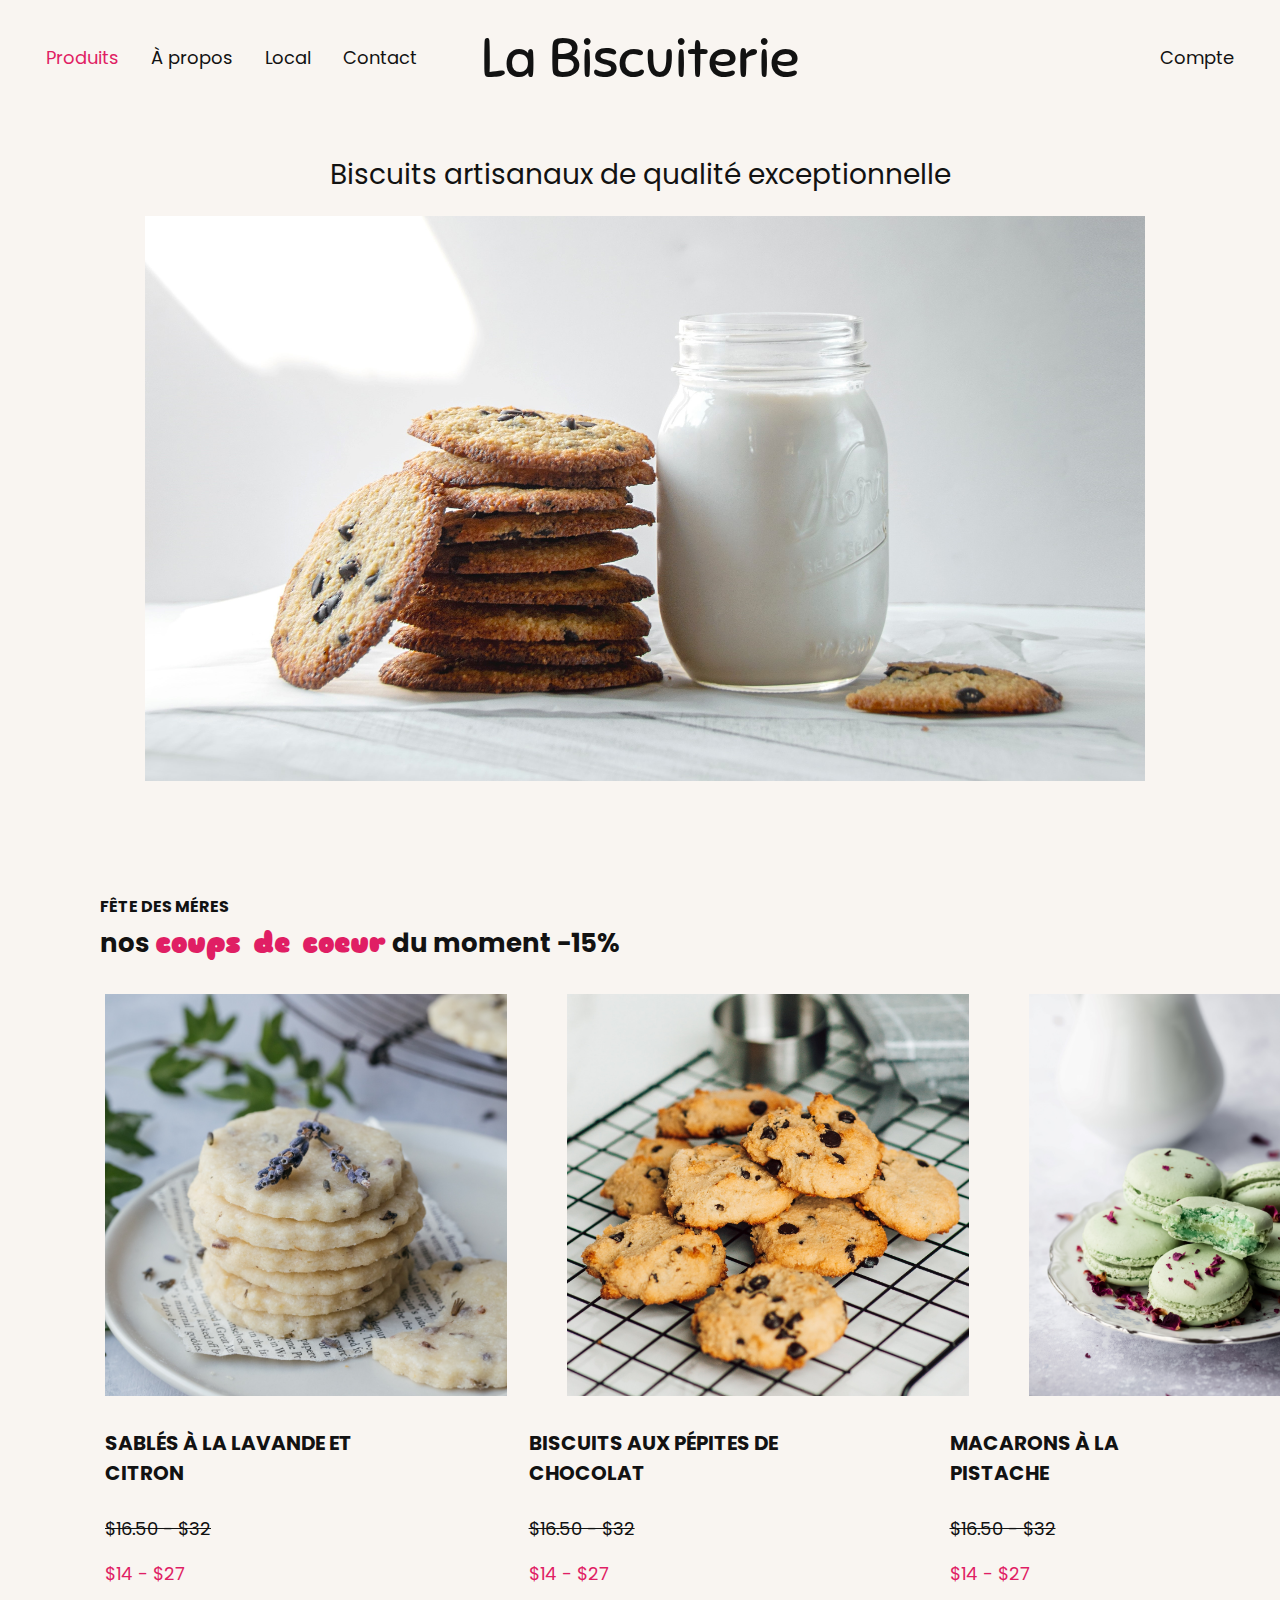
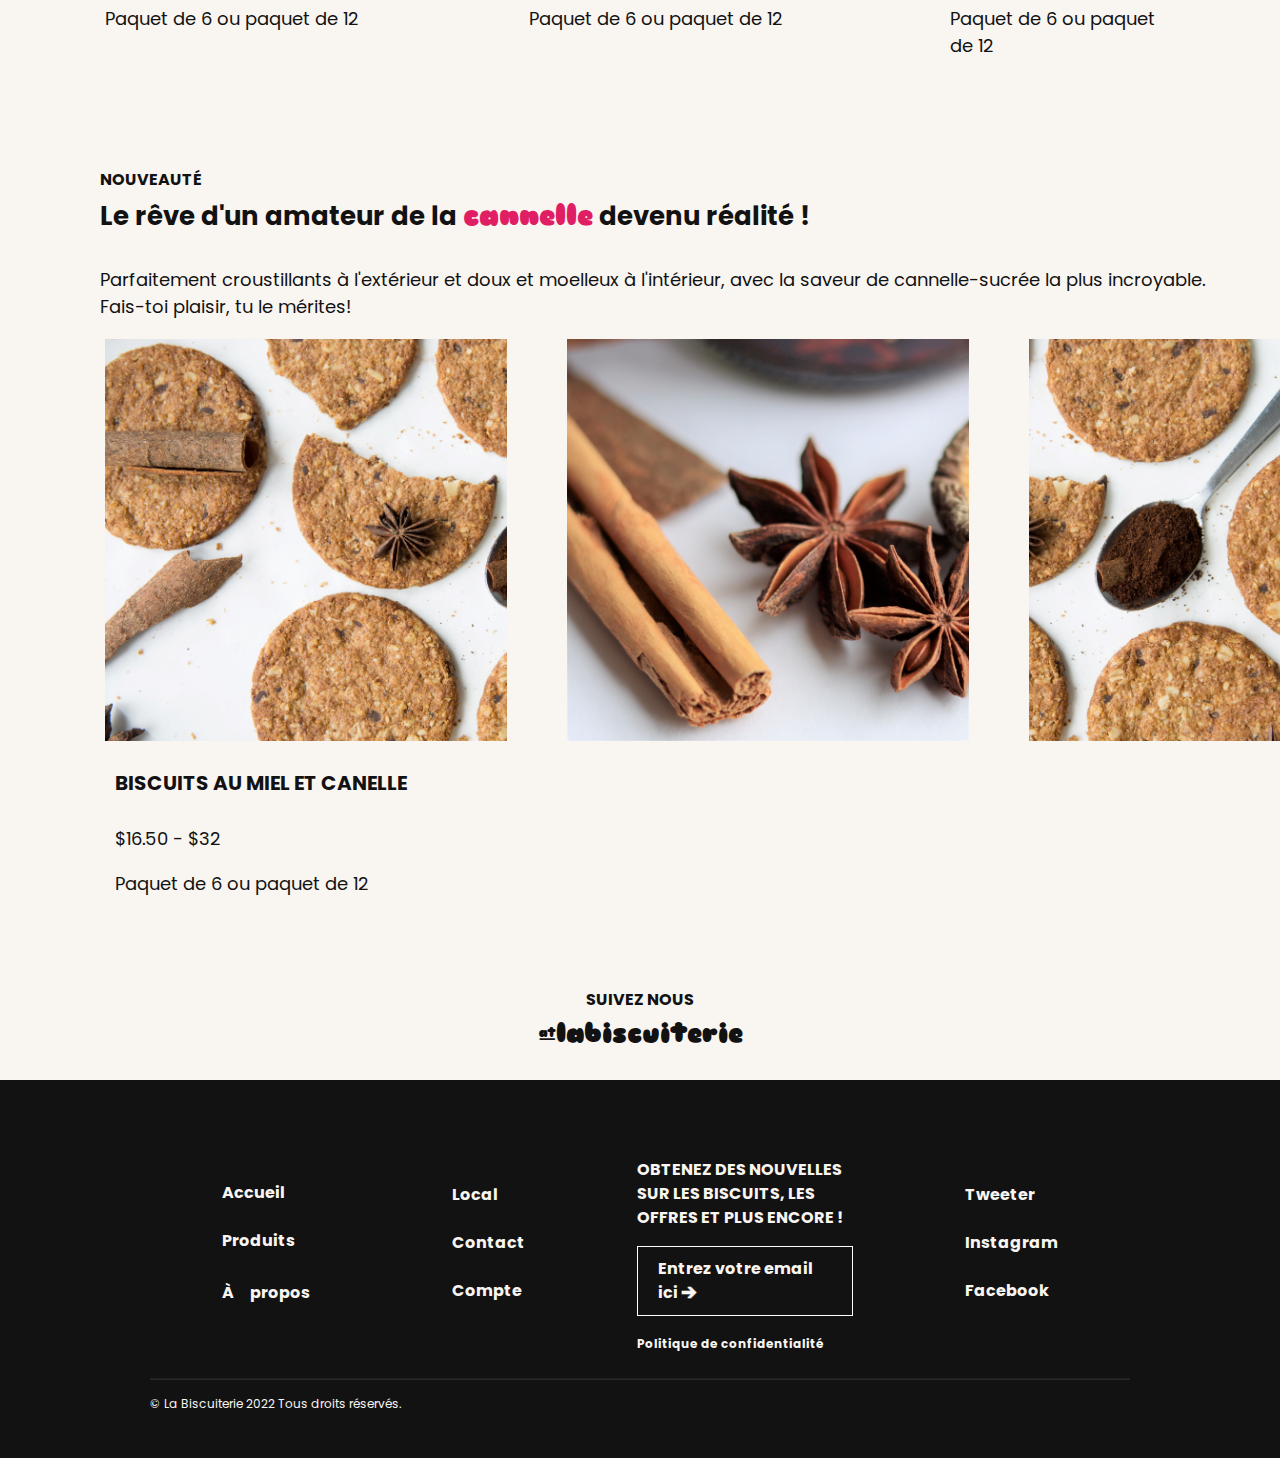
<file: index.html>
<!DOCTYPE html>
<html lang="en">

<head>
    <meta charset="UTF-8">
    <meta http-equiv="X-UA-Compatible" content="IE=edge">
    <meta name="viewport" content="width=device-width, initial-scale=1.0">
    <title>Accueil</title>

    <!-- ajout image favicon -->
    <link rel="icon" type="image/x-icon" href="img/favicon.ico">

    <!-- import googleFonts 1 - police principale -->
    <link rel="preconnect" href="https://fonts.googleapis.com">
    <link rel="preconnect" href="https://fonts.gstatic.com" crossorigin>
    <link href="https://fonts.googleapis.com/css2?family=Poppins&display=swap" rel="stylesheet">

    <!-- import googleFonts 2 - police secondaire -->
    <link rel="preconnect" href="https://fonts.googleapis.com">
    <link rel="preconnect" href="https://fonts.gstatic.com" crossorigin>
    <link href="https://fonts.googleapis.com/css2?family=Sniglet&display=swap" rel="stylesheet">

    <!-- lien fichier css -->
    <link rel="stylesheet" type="text/css" href="accueil_style.css">
</head>

<body>

    <!-- ==== Barre de navigation supérieure ==== -->
    <div class="topnav">

        <!-- lien centré: Logo -->
        <div class="topnav-centered">
            <a href="index.html" class="logo">La Biscuiterie</a>
        </div>

        <!-- Liens alignés à gauche (par défaut) -->
        <a href="produits.html" id="rose">Produits</a>
        <a href="presentation.html">À propos</a>
        <a href="local.html">Local</a>
        <a href="contact.html">Contact</a>

        <!-- Lien aligné à droite -->
        <div class="topnav-right">
            <a href="connexion.html">Compte</a>
        </div>

    </div>

    <!--==== Header: image principale + slogan ====-->
    <div class="header">
        <h1>Biscuits artisanaux de qualité exceptionnelle</h1>
        <img src="img/banner5.jpg" alt="biscuits au chocolat" width="1000" height="565">
    </div>

    <!--==== Section des rabais ====-->
    <section>
        <h3>FÊTE DES MÉRES</h3>
        <h2>nos <span>coups de coeur</span> du moment -15%</h2>

        <div class="trois_img">
            <img src="img/la_biscuiterie_produit (8).jpg" alt="Sablés à la lavande et citron" width="402" height="402">
            <img src="img/la_biscuiterie_produit (15).jpg" alt="Biscuits aux brisures de chocolat" width="402"
                height="402">
            <img src="img/la_biscuiterie_produit (9).jpg" alt="Macarons verts à la pistache" width="402" height="402">
        </div>
        <div class="description">
            <div>
                <h4>SABLÉS À LA LAVANDE ET CITRON</h4>
                <p class="crossed">$16.50 - $32</p>
                <p class="rose">$14 - $27</p>
                <p>Paquet de 6 ou paquet de 12</p>
            </div>
            <div id="desc_pepites">
                <h4>BISCUITS AUX PÉPITES DE CHOCOLAT</h4>
                <p class="crossed">$16.50 - $32</p>
                <p class="rose">$14 - $27</p>
                <p>Paquet de 6 ou paquet de 12</p>
            </div>
            <div id="desc_pistache">
                <h4>MACARONS À LA PISTACHE</h4>
                <p class="crossed">$16.50 - $32</p>
                <p class="rose">$14 - $27</p>
                <p>Paquet de 6 ou paquet de 12</p>
            </div>
        </div>
    </section>

    <!--==== Section des nouveautés === -->
    <section>
        <h3>NOUVEAUTÉ</h3>
        <h2>Le rêve d'un amateur de la <span>cannelle</span> devenu réalité !</h2>
        <p id="canelle_desc">Parfaitement croustillants à l'extérieur et doux et moelleux à l'intérieur, avec la saveur
            de cannelle-sucrée la plus incroyable.<br>Fais-toi plaisir, tu le mérites!
        </p>
        <div class="trois_img">
            <img src="img/c1.jpg" alt="Biscuits au miel et cannelle" width="402" height="402">
            <img src="img/canelle2.jpg" alt="anis et cannelle" width="402" height="402">
            <img src="img/c2.jpg" alt="Biscuits au miel et cannelle" width="402" height="402">
        </div>

        <div id="desc_pistache">
            <h4>BISCUITS AU MIEL ET CANELLE</h4>
            <p>$16.50 - $32</p>
            <p>Paquet de 6 ou paquet de 12</p>
        </div>

        <div id="insta">
            <h3>SUIVEZ NOUS</h3>
            <h2 id="handle">@labiscuiterie</h2>
        </div>
    </section>


    <!-- ==== Footer ==== -->
    <footer class="footer">
        <div id="footertext">
            <table>
                <tr>
                    <th>
                        <ul class="footer-links">
                            <li><a href="index.html">Accueil</a></li><br>
                            <li><a href="produits.html">Produits</a></li><br>
                            <li><a href="presentation.html">À<span id="onoir">o</span>propos</a></li><br>
                        </ul>
                    </th>
                    <th>
                        <ul class="footer-links">
                            <li><a href="local.html">Local</a></li><br>
                            <li><a href="contact.html">Contact</a></li><br>
                            <li><a href="connexion.html">Compte</a></li><br>
                        </ul>
                    </th>

                    <th>
                        <div>
                            <p> OBTENEZ DES NOUVELLES SUR LES BISCUITS, LES OFFRES ET PLUS ENCORE ! </p>
                            <p id="email"> Entrez votre email ici 🡪 </p>
                            <p class="Copyright-text" id="pdc">Politique de confidentialité</p>
                        </div>
                    </th>
                    <th>
                        <ul class="footer-links">
                            <li><a href="tweeter.html">Tweeter</a></li><br>
                            <li><a href="instagram.html">Instagram</a></li><br>
                            <li><a href="facebook.html">Facebook</a>
                            </li><br>
                        </ul>
                </tr>
            </table>
            <hr>
            <p class="Copyright-text"> &copy; La Biscuiterie 2022 Tous droits réservés.</p>

        </div>
    </footer>

</body>

</html>
</file>
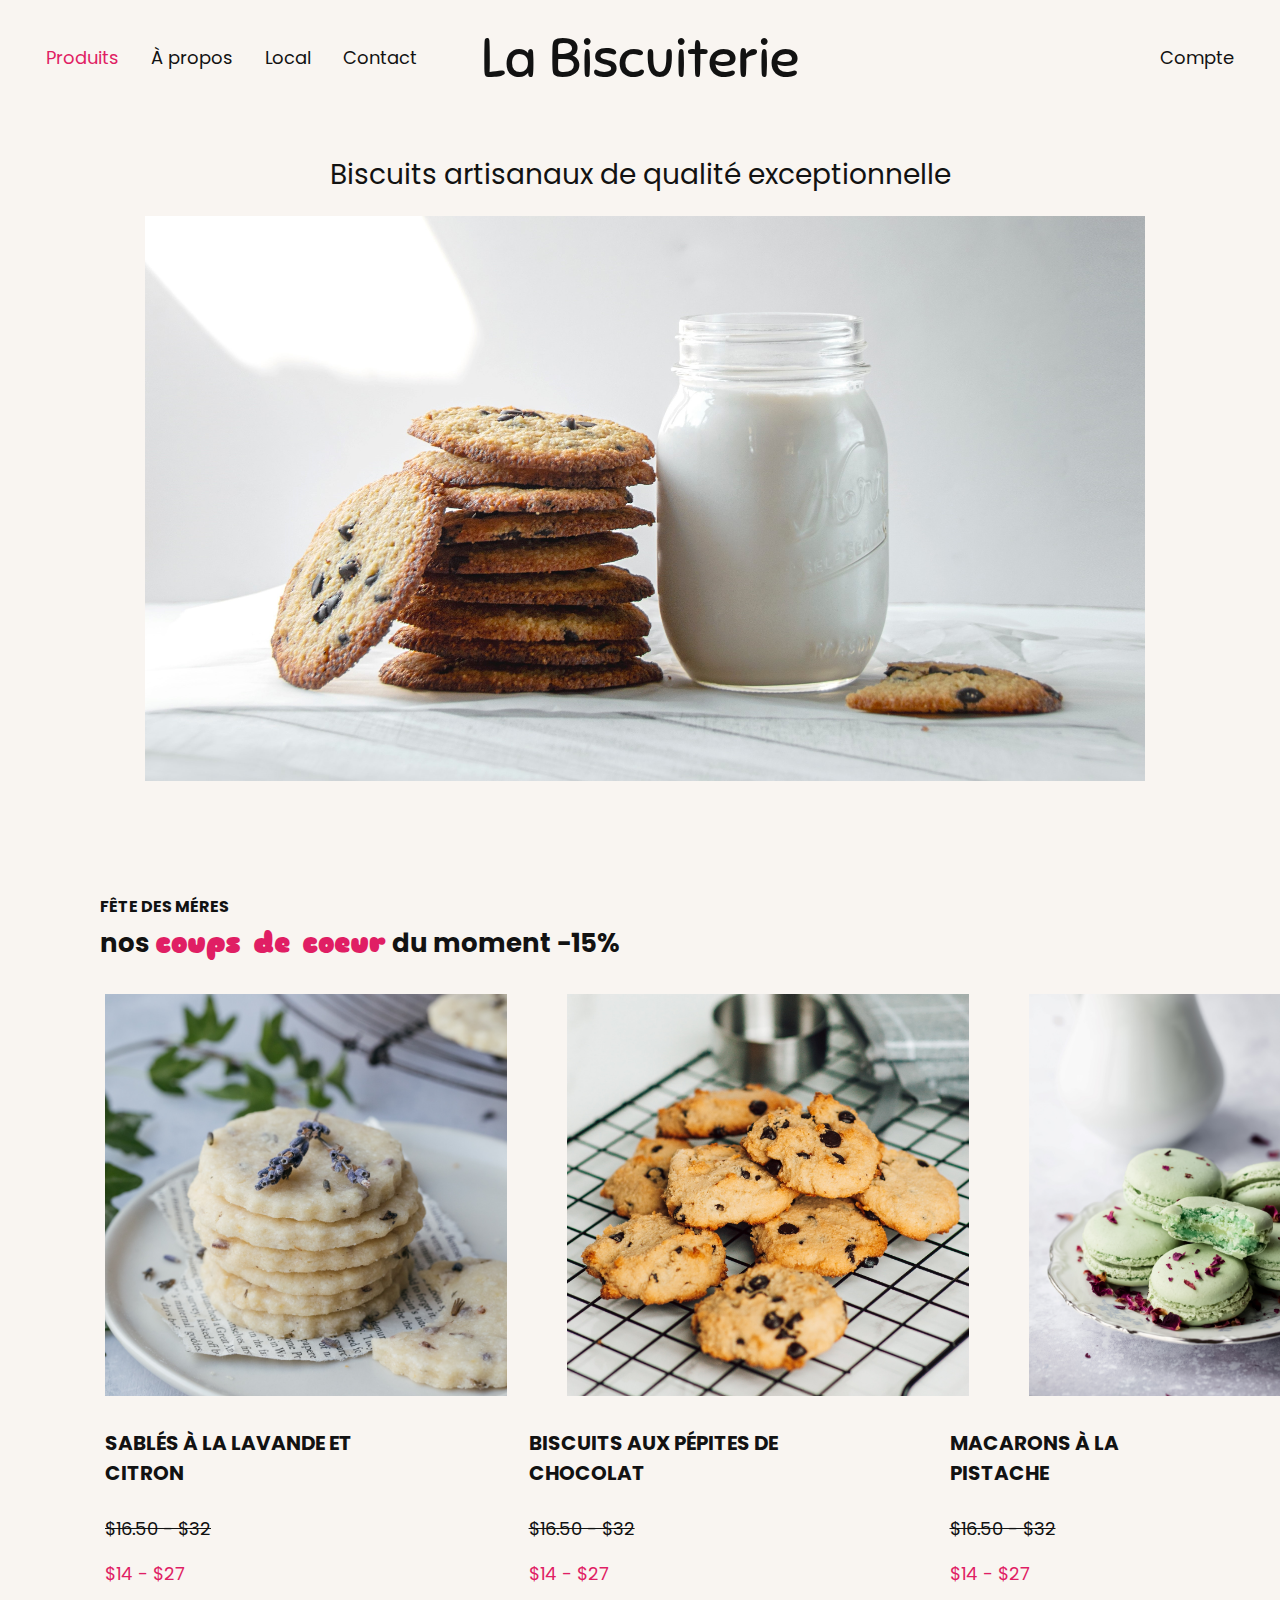
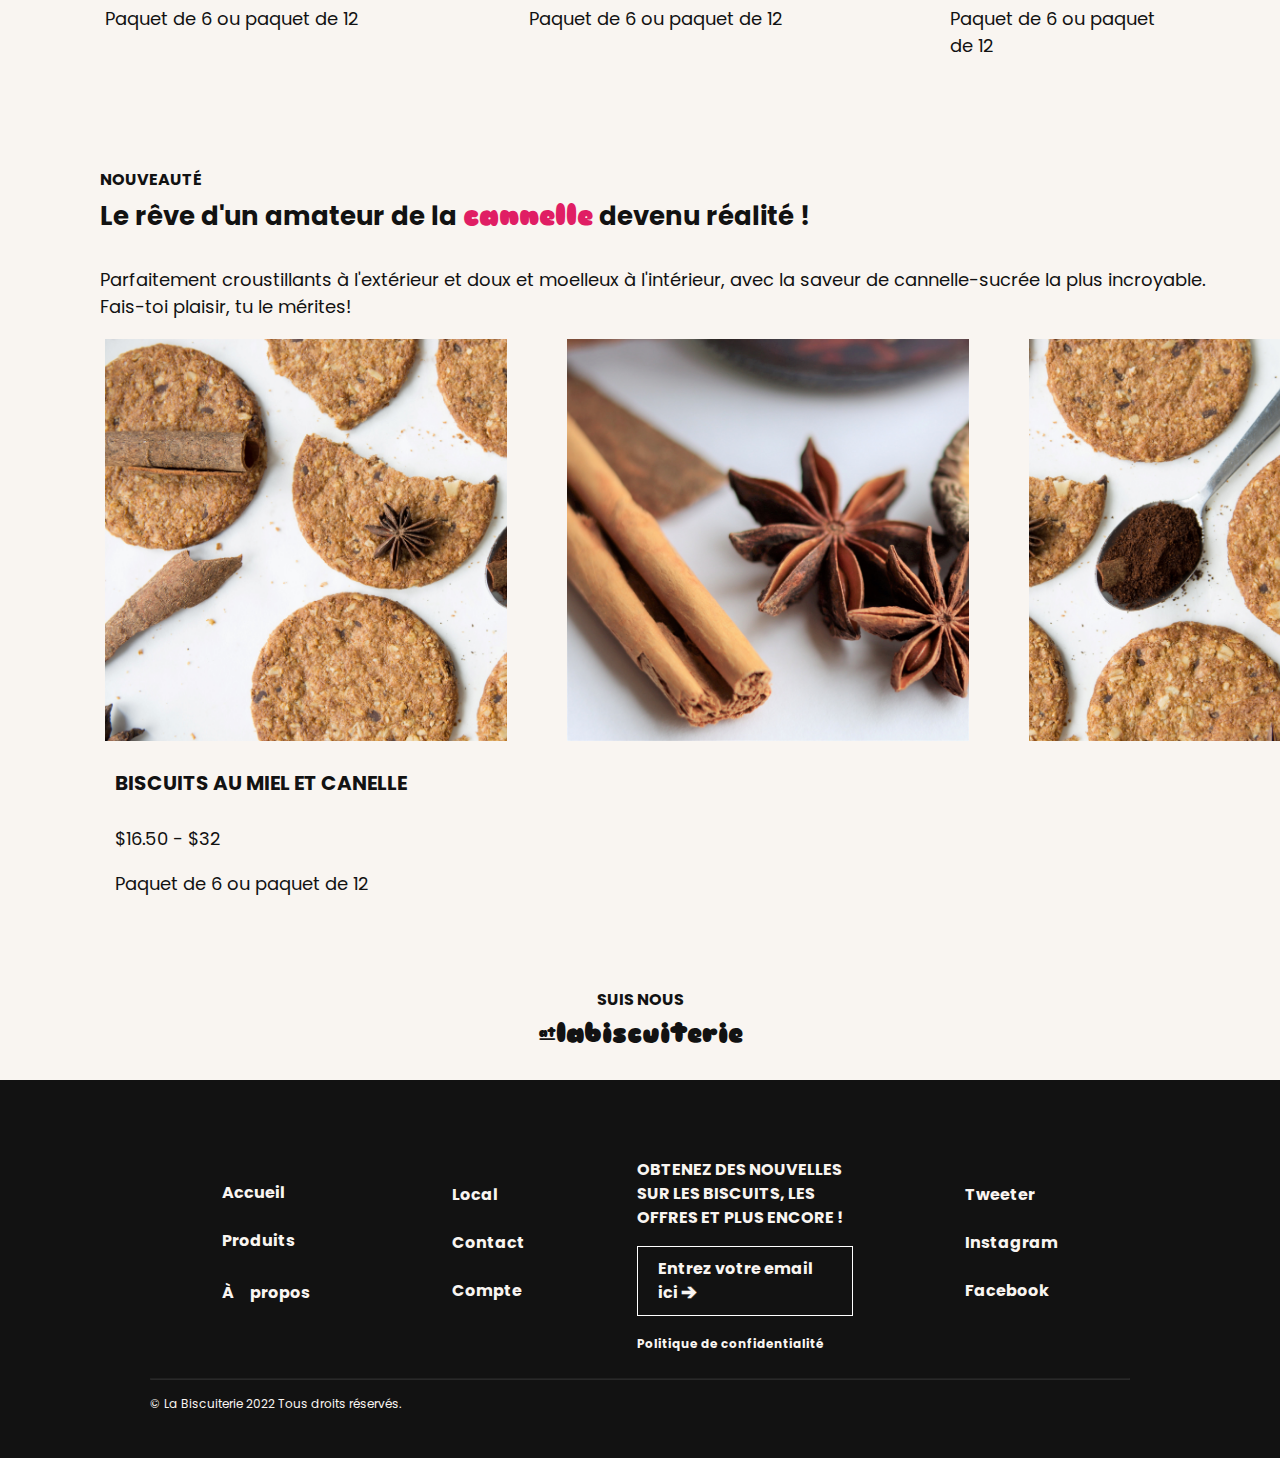
<file: accueil.html>
<!DOCTYPE html>
<html lang="en">

<head>
    <meta charset="UTF-8">
    <meta http-equiv="X-UA-Compatible" content="IE=edge">
    <meta name="viewport" content="width=device-width, initial-scale=1.0">
    <title>Accueil</title>

    <!-- ajout image favicon -->
    <link rel="icon" type="image/x-icon" href="img/favicon.ico">

    <!-- import googleFonts 1 - police principale -->
    <link rel="preconnect" href="https://fonts.googleapis.com">
    <link rel="preconnect" href="https://fonts.gstatic.com" crossorigin>
    <link href="https://fonts.googleapis.com/css2?family=Poppins&display=swap" rel="stylesheet">

    <!-- import googleFonts 2 - police secondaire -->
    <link rel="preconnect" href="https://fonts.googleapis.com">
    <link rel="preconnect" href="https://fonts.gstatic.com" crossorigin>
    <link href="https://fonts.googleapis.com/css2?family=Sniglet&display=swap" rel="stylesheet">

    <!-- lien fichier css -->
    <link rel="stylesheet" type="text/css" href="accueil_style.css">
</head>

<body>

    <!-- ==== Barre de navigation supérieure ==== -->
    <div class="topnav">

        <!-- lien centré: Logo -->
        <div class="topnav-centered">
            <a href="accueil.html" class="logo">La Biscuiterie</a>
        </div>

        <!-- Liens alignés à gauche (par défaut) -->
        <a href="produits.html" id="rose">Produits</a>
        <a href="presentation.html">À propos</a>
        <a href="local.html">Local</a>
        <a href="contact.html">Contact</a>

        <!-- Lien aligné à droite -->
        <div class="topnav-right">
            <a href="compte.html">Compte</a>
        </div>

    </div>

    <!--==== Header: image principale + slogan ====-->
    <div class="header">
        <h1>Biscuits artisanaux de qualité exceptionnelle</h1>
        <img src="img/banner5.jpg" alt="biscuits au chocolat" width="1000" height="565">
    </div>

    <!--==== Section des rabais ====-->
    <section>
        <h3>FÊTE DES MÉRES</h3>
        <h2>nos <span>coups de coeur</span> du moment -15%</h2>

        <div class="trois_img">
            <img src="img/la_biscuiterie_produit (8).jpg" alt="Sablés à la lavande et citron" width="402" height="402">
            <img src="img/la_biscuiterie_produit (15).jpg" alt="Biscuits aux brisures de chocolat" width="402"
                height="402">
            <img src="img/la_biscuiterie_produit (9).jpg" alt="Macarons verts à la pistache" width="402" height="402">
        </div>
        <div class="description">
            <div>
                <h4>SABLÉS À LA LAVANDE ET CITRON</h4>
                <p class="crossed">$16.50 - $32</p>
                <p class="rose">$14 - $27</p>
                <p>Paquet de 6 ou paquet de 12</p>
            </div>
            <div id="desc_pepites">
                <h4>BISCUITS AUX PÉPITES DE CHOCOLAT</h4>
                <p class="crossed">$16.50 - $32</p>
                <p class="rose">$14 - $27</p>
                <p>Paquet de 6 ou paquet de 12</p>
            </div>
            <div id="desc_pistache">
                <h4>MACARONS À LA PISTACHE</h4>
                <p class="crossed">$16.50 - $32</p>
                <p class="rose">$14 - $27</p>
                <p>Paquet de 6 ou paquet de 12</p>
            </div>
        </div>
    </section>

    <!--==== Section des nouveautés === -->
    <section>
        <h3>NOUVEAUTÉ</h3>
        <h2>Le rêve d'un amateur de la <span>cannelle</span> devenu réalité !</h2>
        <p id="canelle_desc">Parfaitement croustillants à l'extérieur et doux et moelleux à l'intérieur, avec la saveur
            de cannelle-sucrée la plus incroyable.<br>Fais-toi plaisir, tu le mérites!
        </p>
        <div class="trois_img">
            <img src="img/c1.jpg" alt="Biscuits au miel et cannelle" width="402" height="402">
            <img src="img/canelle2.jpg" alt="anis et cannelle" width="402" height="402">
            <img src="img/c2.jpg" alt="Biscuits au miel et cannelle" width="402" height="402">
        </div>

        <div id="desc_pistache">
            <h4>BISCUITS AU MIEL ET CANELLE</h4>
            <p>$16.50 - $32</p>
            <p>Paquet de 6 ou paquet de 12</p>
        </div>

        <div id="insta">
            <h3>SUIS NOUS</h3>
            <h2 id="handle">@labiscuiterie</h2>
        </div>
    </section>


    <!-- ==== Footer ==== -->
    <footer class="footer">
        <div id="footertext">
            <table>
                <tr>
                    <th>
                        <ul class="footer-links">
                            <li><a href="accueil.html">Accueil</a></li><br>
                            <li><a href="produits.html">Produits</a></li><br>
                            <li><a href="presentation.html">À<span id="onoir">o</span>propos</a></li><br>
                        </ul>
                    </th>
                    <th>
                        <ul class="footer-links">
                            <li><a href="local.html">Local</a></li><br>
                            <li><a href="contact.html">Contact</a></li><br>
                            <li><a href="compte.html">Compte</a></li><br>
                        </ul>
                    </th>

                    <th>
                        <div>
                            <p> OBTENEZ DES NOUVELLES SUR LES BISCUITS, LES OFFRES ET PLUS ENCORE ! </p>
                            <p id="email"> Entrez votre email ici 🡪 </p>
                            <p class="Copyright-text" id="pdc">Politique de confidentialité</p>
                        </div>
                    </th>
                    <th>
                        <ul class="footer-links">
                            <li><a href="tweeter.html">Tweeter</a></li><br>
                            <li><a href="instagram.html">Instagram</a></li><br>
                            <li><a href="facebook.html">Facebook</a>
                            </li><br>
                        </ul>
                </tr>
            </table>
            <hr>
            <p class="Copyright-text"> &copy; La Biscuiterie 2022 Tous droits réservés.</p>

        </div>
    </footer>

</body>

</html>
</file>
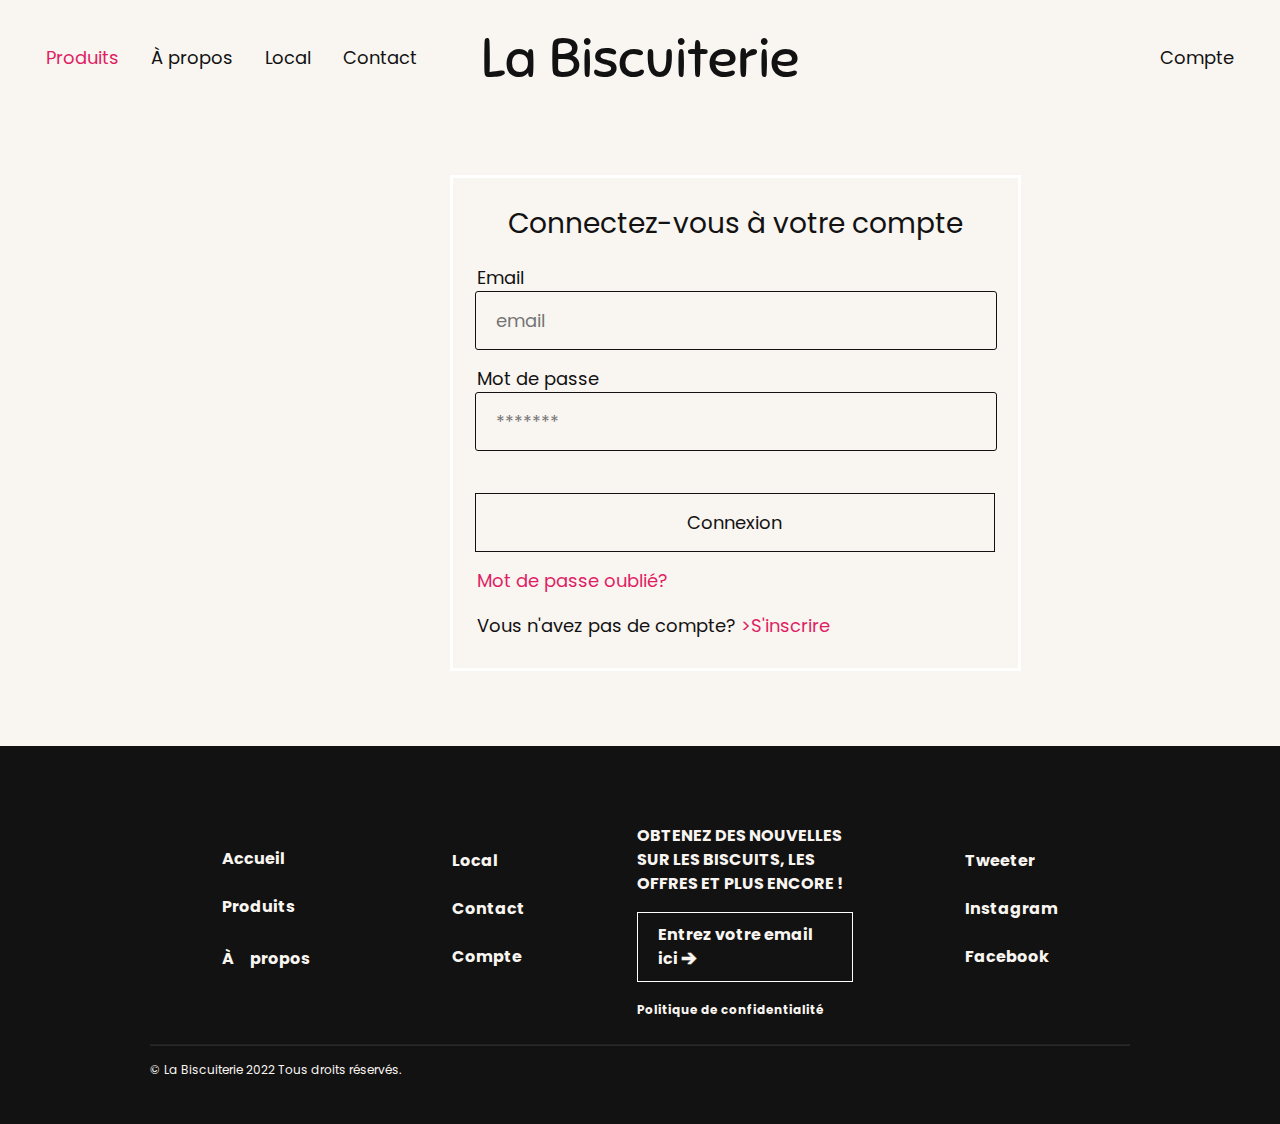
<file: connexion.html>
<!DOCTYPE html>
<html lang="en">

<head>
    <meta charset="UTF-8">
    <meta http-equiv="X-UA-Compatible" content="IE=edge">
    <meta name="viewport" content="width=device-width, initial-scale=1.0">
    <title>Connexion</title>

    <!-- ajout image favicon -->
    <link rel="icon" type="image/x-icon" href="img/favicon.ico">

    <!-- import googleFonts 1 - police principale -->
    <link rel="preconnect" href="https://fonts.googleapis.com">
    <link rel="preconnect" href="https://fonts.gstatic.com" crossorigin>
    <link href="https://fonts.googleapis.com/css2?family=Poppins&display=swap" rel="stylesheet">

    <!-- import googleFonts 2 - police secondaire -->
    <link rel="preconnect" href="https://fonts.googleapis.com">
    <link rel="preconnect" href="https://fonts.gstatic.com" crossorigin>
    <link href="https://fonts.googleapis.com/css2?family=Sniglet&display=swap" rel="stylesheet">

    <!-- lien fichier css -->
    <link rel="stylesheet" type="text/css" href="connexion_style.css">
</head>

<body>

    <!-- ==== Barre de navigation supérieure ==== -->
    <div class="topnav">

        <!-- lien centré: Logo -->
        <div class="topnav-centered">
            <a href="index.html" class="logo">La Biscuiterie</a>
        </div>

        <!-- Liens alignés à gauche (par défaut) -->
        <a href="produits.html" id="rose">Produits</a>
        <a href="presentation.html">À propos</a>
        <a href="local.html">Local</a>
        <a href="contact.html">Contact</a>

        <!-- Lien aligné à droite -->
        <div class="topnav-right">
            <a href="connexion.html">Compte</a>
        </div>
    </div>

    <!-- ==== Formulaire de connexion ==== -->
    <form name="form_connexion" action="" onsubmit="" method="">
        <fieldset>
            <h1>Connectez-vous à votre compte</h1>
            <div>
                <label for="email" class="label">Email</label> <br>
                <input type="email" class="textbox" name="email" placeholder="email"> <br>

                <label for="motdepasse" class="label">Mot de passe</label> <br>
                <input type="password" class="textbox" name="motdepasse" placeholder="*******"> <br><br>

                <button id="log">Connexion</button>
                <a id="oublie" href="#"> Mot de passe oublié?</a></p>
                <p id="pasdecompte">Vous n'avez pas de compte? <a href="inscription.html">>S'inscrire</a></p>
            </div>
        </fieldset>
    </form>


    <!-- ==== Footer ==== -->
    <footer class="footer">
        <div id="footertext">
            <table>
                <tr>
                    <th>
                        <ul class="footer-links">
                            <li><a href="index.html">Accueil</a></li><br>
                            <li><a href="produits.html">Produits</a></li><br>
                            <li><a href="presentation.html">À<span id="onoir">o</span>propos</a></li><br>
                        </ul>
                    </th>
                    <th>
                        <ul class="footer-links">
                            <li><a href="local.html">Local</a></li><br>
                            <li><a href="contact.html">Contact</a></li><br>
                            <li><a href="connexion.html">Compte</a></li><br>
                        </ul>
                    </th>

                    <th>
                        <div>
                            <p> OBTENEZ DES NOUVELLES SUR LES BISCUITS, LES OFFRES ET PLUS ENCORE ! </p>
                            <p id="email"> Entrez votre email ici 🡪 </p>
                            <p class="Copyright-text" id="pdc">Politique de confidentialité</p>
                        </div>
                    </th>
                    <th>
                        <ul class="footer-links">
                            <li><a href="tweeter.html">Tweeter</a></li><br>
                            <li><a href="instagram.html">Instagram</a></li><br>
                            <li><a href="facebook.html">Facebook</a>
                            </li><br>
                        </ul>
                </tr>
            </table>
            <hr>
            <p class="Copyright-text"> &copy; La Biscuiterie 2022 Tous droits réservés.</p>

        </div>
    </footer>

</body>

</html>
</file>
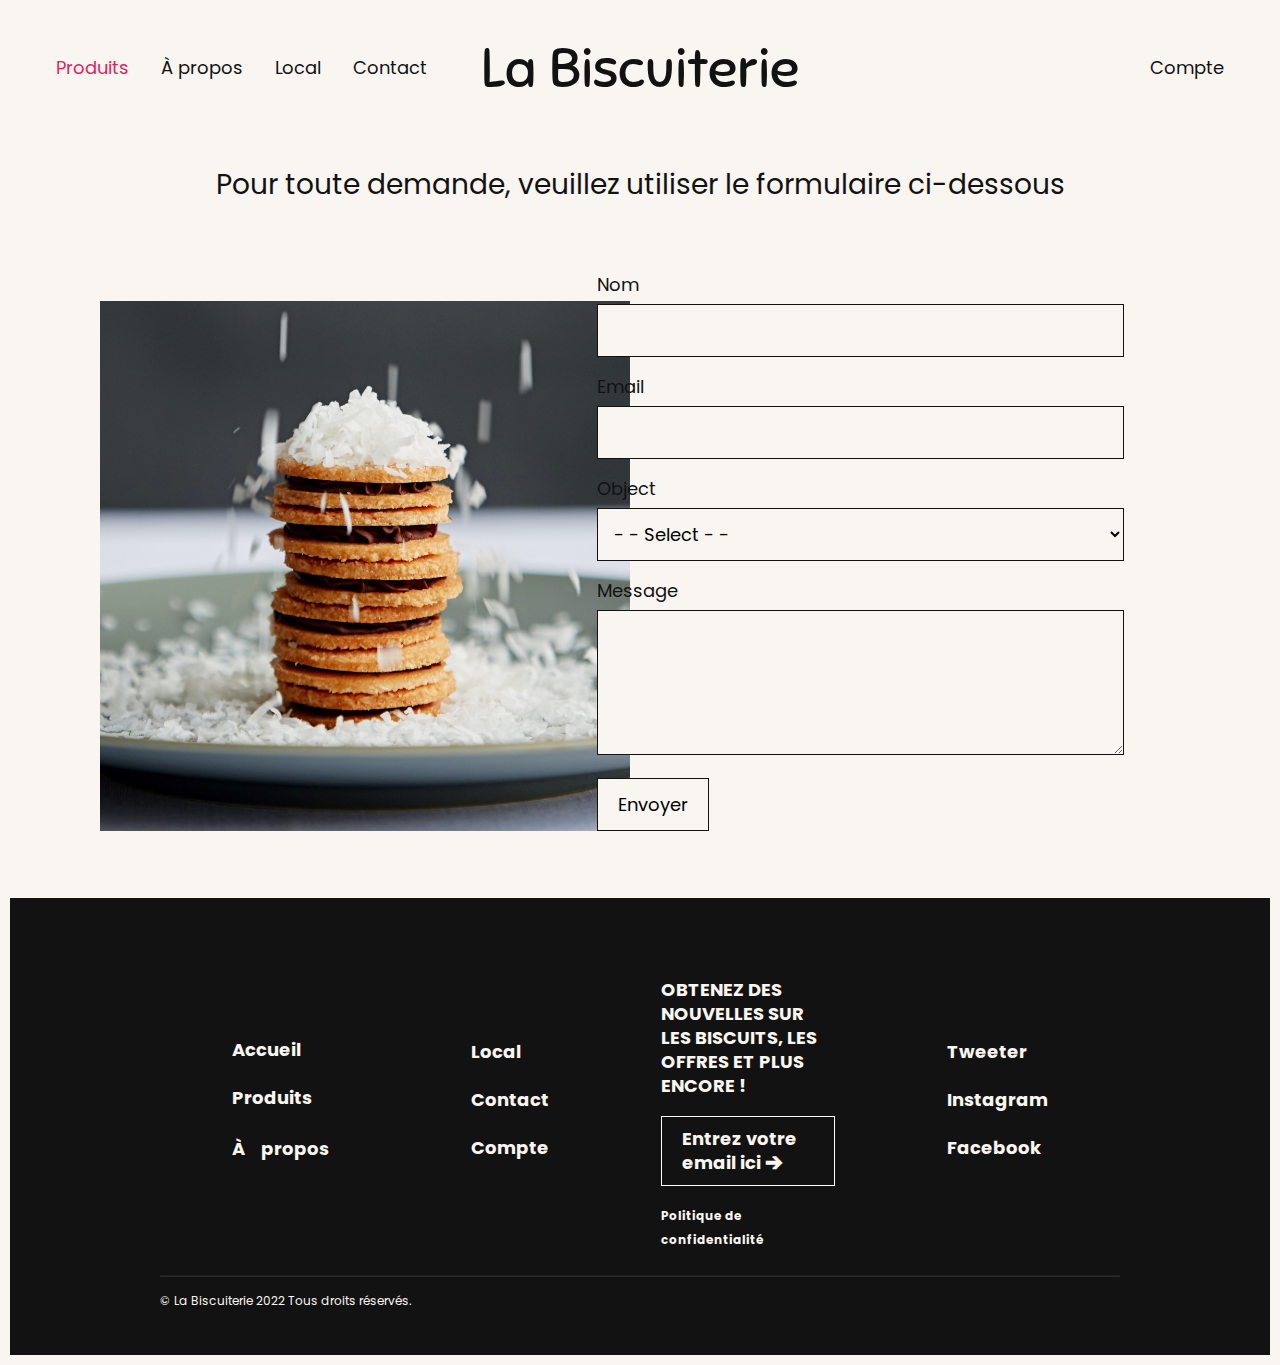
<file: contact.html>
<!DOCTYPE html>
<html lang="en">

<head>
    <meta charset="UTF-8">
    <meta http-equiv="X-UA-Compatible" content="IE=edge">
    <meta name="viewport" content="width=device-width, initial-scale=1.0">
    <title>Contact</title>

    <!-- ajout image favicon -->
    <link rel="icon" type="image/x-icon" href="img/favicon.ico">

    <!-- import googleFonts 1 - police principale -->
    <link rel="preconnect" href="https://fonts.googleapis.com">
    <link rel="preconnect" href="https://fonts.gstatic.com" crossorigin>
    <link href="https://fonts.googleapis.com/css2?family=Poppins&display=swap" rel="stylesheet">

    <!-- import googleFonts 2 - police secondaire -->
    <link rel="preconnect" href="https://fonts.googleapis.com">
    <link rel="preconnect" href="https://fonts.gstatic.com" crossorigin>
    <link href="https://fonts.googleapis.com/css2?family=Sniglet&display=swap" rel="stylesheet">

    <!-- lien fichier css -->
    <link rel="stylesheet" type="text/css" href="contact_style.css">
</head>

<body>

    <!-- ==== Barre de navigation supérieure ==== -->
    <div class="topnav">

        <!-- lien centré: Logo -->
        <div class="topnav-centered">
            <a href="index.html" class="logo">La Biscuiterie</a>
        </div>

        <!-- Liens alignés à gauche (par défaut) -->
        <a href="produits.html" id="rose">Produits</a>
        <a href="presentation.html">À propos</a>
        <a href="local.html">Local</a>
        <a href="contact.html">Contact</a>

        <!-- Lien aligné à droite -->
        <div class="topnav-right">
            <a href="connexion.html">Compte</a>
        </div>

    </div>

    <!--==== Header: image principale + slogan ====-->
    <div class="header">
        <h1>Pour toute demande, veuillez utiliser le formulaire ci-dessous </h1>
    </div>


    <div class="row">
        <div class="column">
            <img src="img/banner4.jpg" alt="Biscuits" height="530" width="530">
        </div>
        <div class="column">
            <form action="/action_page.php">
                <label for="nom">Nom</label>
                <input type="text" id="nom" name="nom">

                <label for="email">Email</label>
                <input type="text" id="email1" name="email">

                <label for="object">Object</label>
                <select id="object" name="object" placeholder="pourquoi nous contactez-vous ?">
                    <option value="commande">- - Select - -</option>
                    <option value="commande">Je veux des informations sur ma commande</option>
                    <option value="en_gros">Je veux acheter en gros</option>
                    <option value="question">J'ai une question</option>
                    <option value="evenement">J'ai un événement</option>
                    <option value="suggestion">J'ai une suggestion</option>
                </select>

                <label for="message">Message</label>
                <textarea id="message" name="message" style="height:145px"></textarea>

                <input type="submit" value="Envoyer">
            </form>
        </div>
    </div>



    <!-- ==== Footer ==== -->
    <footer class="footer">
        <div id="footertext">
            <table>
                <tr>
                    <th>
                        <ul class="footer-links">
                            <li><a href="index.html">Accueil</a></li><br>
                            <li><a href="produits.html">Produits</a></li><br>
                            <li><a href="presentation.html">À<span id="onoir">o</span>propos</a></li><br>
                        </ul>
                    </th>
                    <th>
                        <ul class="footer-links">
                            <li><a href="local.html">Local</a></li><br>
                            <li><a href="contact.html">Contact</a></li><br>
                            <li><a href="connexion.html">Compte</a></li><br>
                        </ul>
                    </th>

                    <th>
                        <div>
                            <p> OBTENEZ DES NOUVELLES SUR LES BISCUITS, LES OFFRES ET PLUS ENCORE ! </p>
                            <p id="email"> Entrez votre email ici 🡪 </p>
                            <p class="Copyright-text" id="pdc">Politique de confidentialité</p>
                        </div>
                    </th>
                    <th>
                        <ul class="footer-links">
                            <li><a href="tweeter.html">Tweeter</a></li><br>
                            <li><a href="instagram.html">Instagram</a></li><br>
                            <li><a href="facebook.html">Facebook</a>
                            </li><br>
                        </ul>
                </tr>
            </table>
            <hr>
            <p class="Copyright-text"> &copy; La Biscuiterie 2022 Tous droits réservés.</p>

        </div>
    </footer>

</body>

</html>
</file>
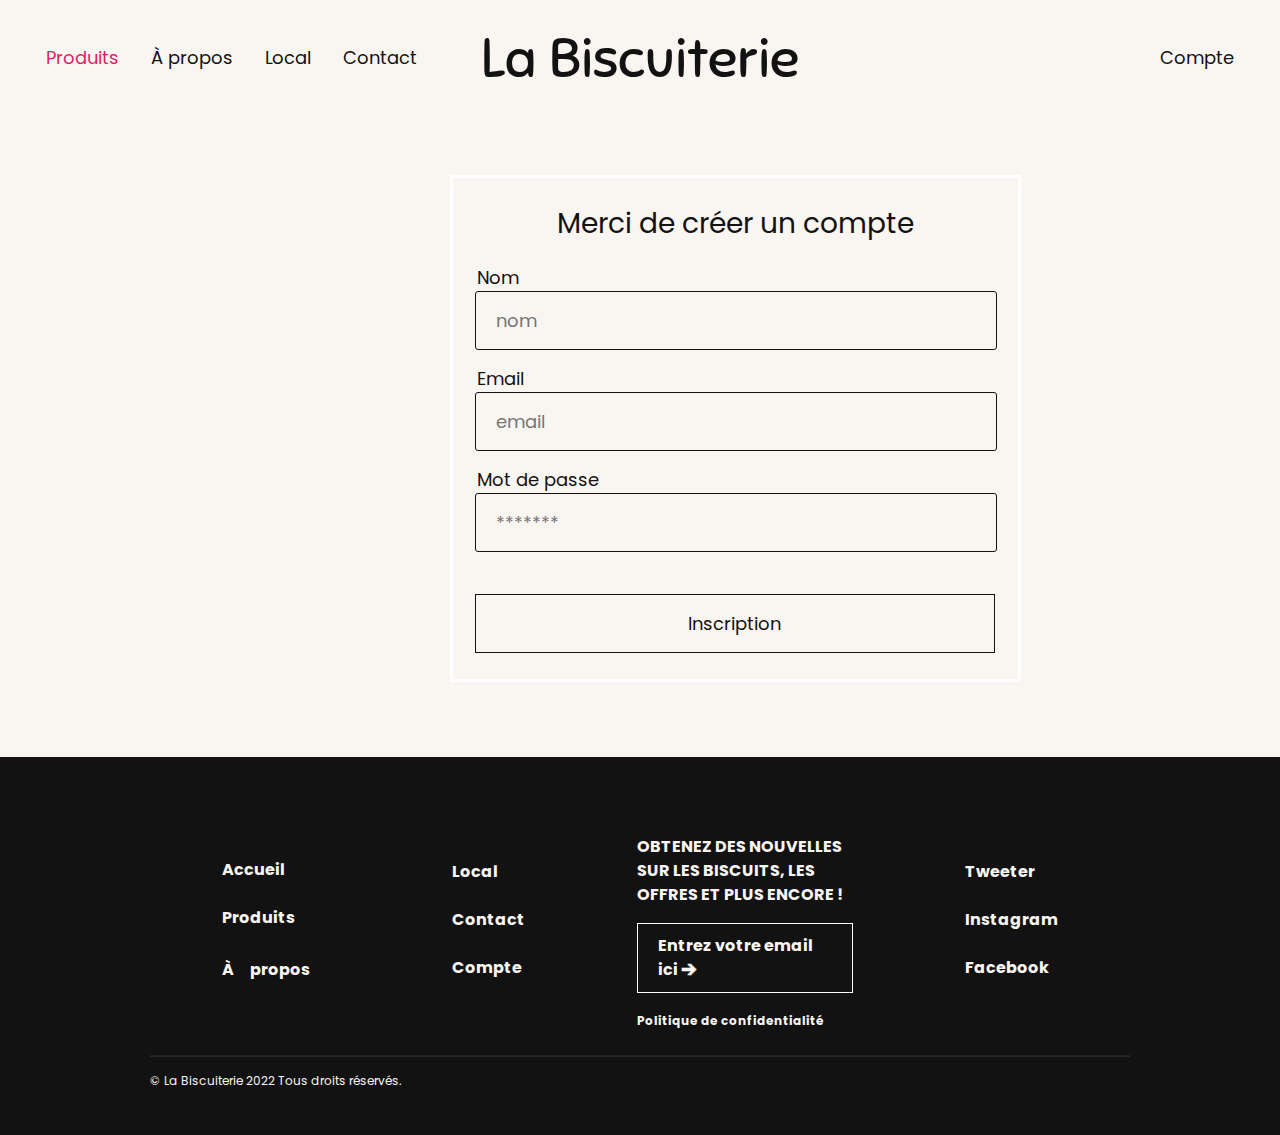
<file: inscription.html>
<!DOCTYPE html>
<html lang="en">

<head>
    <meta charset="UTF-8">
    <meta http-equiv="X-UA-Compatible" content="IE=edge">
    <meta name="viewport" content="width=device-width, initial-scale=1.0">
    <title>Inscription</title>

    <!-- ajout image favicon -->
    <link rel="icon" type="image/x-icon" href="img/favicon.ico">

    <!-- import googleFonts 1 - police principale -->
    <link rel="preconnect" href="https://fonts.googleapis.com">
    <link rel="preconnect" href="https://fonts.gstatic.com" crossorigin>
    <link href="https://fonts.googleapis.com/css2?family=Poppins&display=swap" rel="stylesheet">

    <!-- import googleFonts 2 - police secondaire -->
    <link rel="preconnect" href="https://fonts.googleapis.com">
    <link rel="preconnect" href="https://fonts.gstatic.com" crossorigin>
    <link href="https://fonts.googleapis.com/css2?family=Sniglet&display=swap" rel="stylesheet">

    <!-- lien fichier css -->
    <link rel="stylesheet" type="text/css" href="inscription_style.css">
</head>

<body>

    <!-- ==== Barre de navigation supérieure ==== -->
    <div class="topnav">

        <!-- lien centré: Logo -->
        <div class="topnav-centered">
            <a href="index.html" class="logo">La Biscuiterie</a>
        </div>

        <!-- Liens alignés à gauche (par défaut) -->
        <a href="produits.html" id="rose">Produits</a>
        <a href="presentation.html">À propos</a>
        <a href="local.html">Local</a>
        <a href="contact.html">Contact</a>

        <!-- Lien aligné à droite -->
        <div class="topnav-right">
            <a href="connexion.html">Compte</a>
        </div>
    </div>

    <!-- ==== Formulaire d'incription ==== -->
    <form name="form_inscription" action="" onsubmit="" method="">
        <fieldset>
            <h1>Merci de créer un compte</h1>
            <div>
                <label for="nom" class="label">Nom</label> <br>
                <input type="text" class="textbox" name="nom" placeholder="nom"> <br>

                <label for="email" class="label">Email</label> <br>
                <input type="email" class="textbox" name="email" placeholder="email"> <br>

                <label for="motdepasse" class="label">Mot de passe</label> <br>
                <input type="password" class="textbox" name="motdepasse" placeholder="*******"> <br><br>

                <button id="log">Inscription</button>
            </div>
        </fieldset>
    </form>


    <!-- ==== Footer ==== -->
    <footer class="footer">
        <div id="footertext">
            <table>
                <tr>
                    <th>
                        <ul class="footer-links">
                            <li><a href="index.html">Accueil</a></li><br>
                            <li><a href="produits.html">Produits</a></li><br>
                            <li><a href="presentation.html">À<span id="onoir">o</span>propos</a></li><br>
                        </ul>
                    </th>
                    <th>
                        <ul class="footer-links">
                            <li><a href="local.html">Local</a></li><br>
                            <li><a href="contact.html">Contact</a></li><br>
                            <li><a href="connexion.html">Compte</a></li><br>
                        </ul>
                    </th>

                    <th>
                        <div>
                            <p> OBTENEZ DES NOUVELLES SUR LES BISCUITS, LES OFFRES ET PLUS ENCORE ! </p>
                            <p id="email"> Entrez votre email ici 🡪 </p>
                            <p class="Copyright-text" id="pdc">Politique de confidentialité</p>
                        </div>
                    </th>
                    <th>
                        <ul class="footer-links">
                            <li><a href="tweeter.html">Tweeter</a></li><br>
                            <li><a href="instagram.html">Instagram</a></li><br>
                            <li><a href="facebook.html">Facebook</a>
                            </li><br>
                        </ul>
                </tr>
            </table>
            <hr>
            <p class="Copyright-text"> &copy; La Biscuiterie 2022 Tous droits réservés.</p>

        </div>
    </footer>

</body>

</html>
</file>
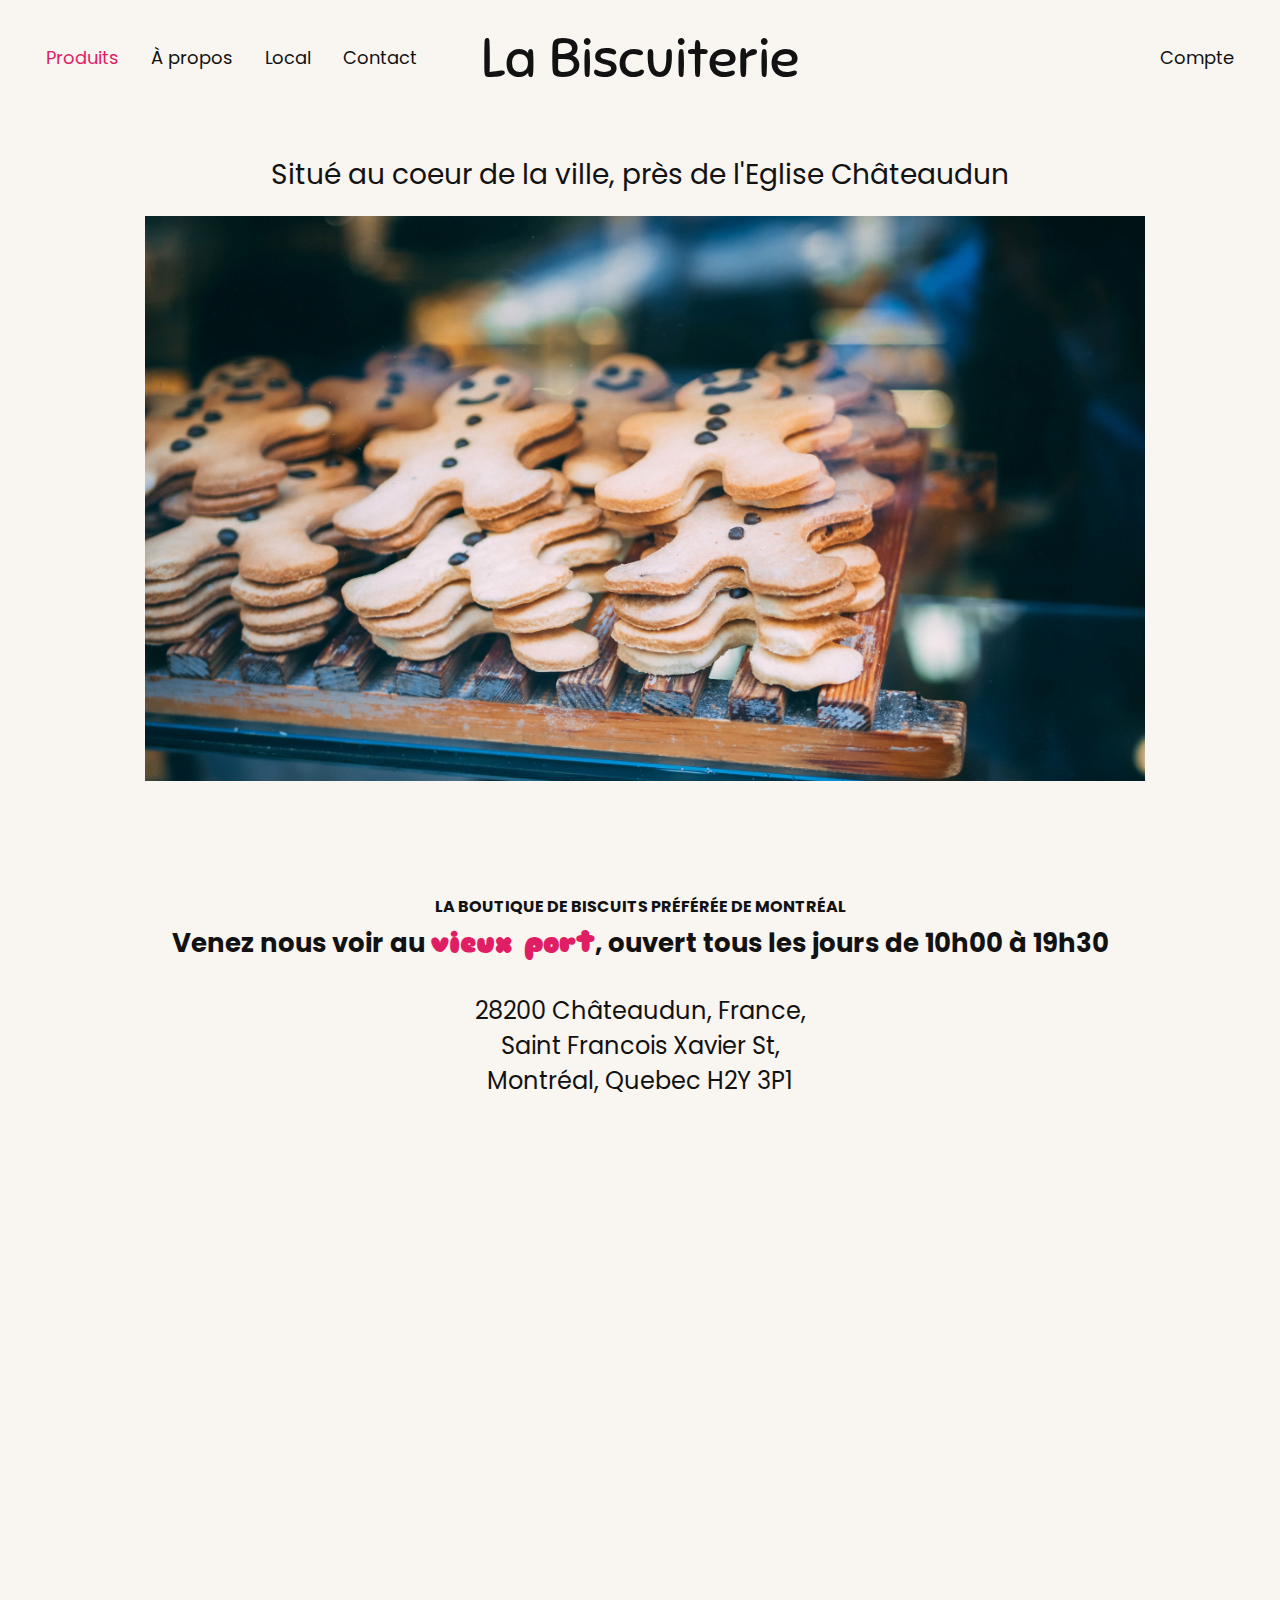
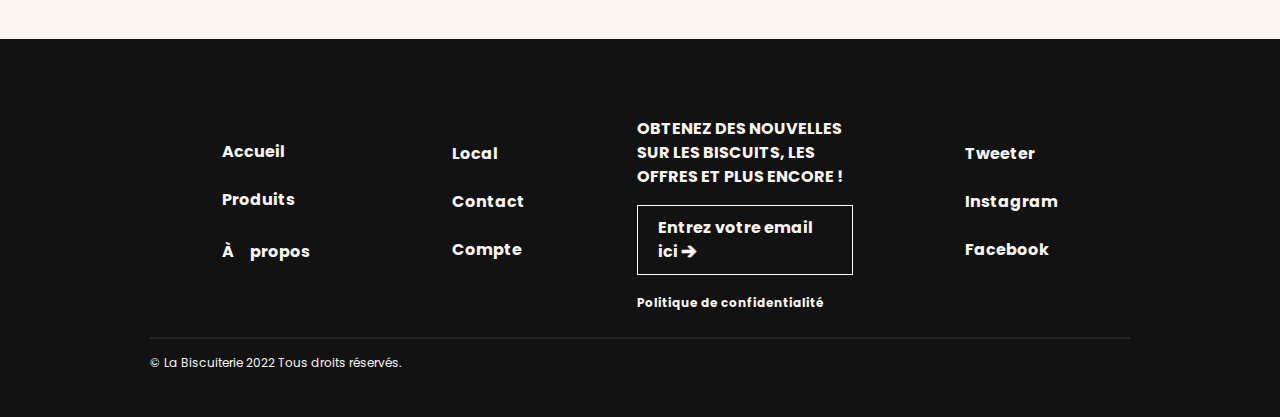
<file: local.html>
<!DOCTYPE html>
<html lang="en">

<head>
    <meta charset="UTF-8">
    <meta http-equiv="X-UA-Compatible" content="IE=edge">
    <meta name="viewport" content="width=device-width, initial-scale=1.0">
    <title>Local</title>

    <!-- ajout image favicon -->
    <link rel="icon" type="image/x-icon" href="img/favicon.ico">

    <!-- import googleFonts 1 - police principale -->
    <link rel="preconnect" href="https://fonts.googleapis.com">
    <link rel="preconnect" href="https://fonts.gstatic.com" crossorigin>
    <link href="https://fonts.googleapis.com/css2?family=Poppins&display=swap" rel="stylesheet">

    <!-- import googleFonts 2 - police secondaire -->
    <link rel="preconnect" href="https://fonts.googleapis.com">
    <link rel="preconnect" href="https://fonts.gstatic.com" crossorigin>
    <link href="https://fonts.googleapis.com/css2?family=Sniglet&display=swap" rel="stylesheet">

    <!-- lien fichier css -->
    <link rel="stylesheet" type="text/css" href="local_style.css">
</head>

<body>

    <!-- ==== Barre de navigation supérieure ==== -->
    <div class="topnav">

        <!-- lien centré: Logo -->
        <div class="topnav-centered">
            <a href="index.html" class="logo">La Biscuiterie</a>
        </div>

        <!-- Liens alignés à gauche (par défaut) -->
        <a href="produits.html" id="rose">Produits</a>
        <a href="presentation.html">À propos</a>
        <a href="local.html">Local</a>
        <a href="contact.html">Contact</a>

        <!-- Lien aligné à droite -->
        <div class="topnav-right">
            <a href="connexion.html">Compte</a>
        </div>

    </div>

    <!--==== Header: image principale + slogan ====-->
    <div class="header">
        <h1>Situé au coeur de la ville, près de l'Eglise Châteaudun</h1>
        <img src="img/banner3.jpg" alt="biscuits au chocolat" width="1000" height="565">
    </div>

    <!--==== Google map ====-->
    <section>
        <h3>LA BOUTIQUE DE BISCUITS PRÉFÉRÉE DE MONTRÉAL</h3>
        <h2>Venez nous voir au <span>vieux port</span>, ouvert tous les jours de 10h00 à 19h30</h2>
        <p id="adresse"> 28200 Châteaudun, France, <br> Saint Francois Xavier St, <br> Montréal, Quebec H2Y 3P1</p>

    </section>

    <iframe id="map"
        src="https://www.google.com/maps/embed?pb=!1m18!1m12!1m3!1d2796.3706964398516!2d-73.5571522845684!3d45.50261587910132!2m3!1f0!2f0!3f0!3m2!1i1024!2i768!4f13.1!3m3!1m2!1s0x4cc91b19b0fb802d%3A0x5877493c5d81adfd!2sEglise%20Ch%C3%A2teaudun!5e0!3m2!1sen!2sca!4v1649365603388!5m2!1sen!2sca"
        width="600" height="450" style="border:0;" allowfullscreen="" loading="lazy"
        referrerpolicy="no-referrer-when-downgrade"></iframe>




    <!-- ==== Footer ==== -->
    <footer class="footer">
        <div id="footertext">
            <table>
                <tr>
                    <th>
                        <ul class="footer-links">
                            <li><a href="index.html">Accueil</a></li><br>
                            <li><a href="produits.html">Produits</a></li><br>
                            <li><a href="presentation.html">À<span id="onoir">o</span>propos</a></li><br>
                        </ul>
                    </th>
                    <th>
                        <ul class="footer-links">
                            <li><a href="local.html">Local</a></li><br>
                            <li><a href="contact.html">Contact</a></li><br>
                            <li><a href="connexion.html">Compte</a></li><br>
                        </ul>
                    </th>

                    <th>
                        <div>
                            <p> OBTENEZ DES NOUVELLES SUR LES BISCUITS, LES OFFRES ET PLUS ENCORE ! </p>
                            <p id="email"> Entrez votre email ici 🡪 </p>
                            <p class="Copyright-text" id="pdc">Politique de confidentialité</p>
                        </div>
                    </th>
                    <th>
                        <ul class="footer-links">
                            <li><a href="tweeter.html">Tweeter</a></li><br>
                            <li><a href="instagram.html">Instagram</a></li><br>
                            <li><a href="facebook.html">Facebook</a>
                            </li><br>
                        </ul>
                </tr>
            </table>
            <hr>
            <p class="Copyright-text"> &copy; La Biscuiterie 2022 Tous droits réservés.</p>

        </div>
    </footer>

</body>

</html>
</file>
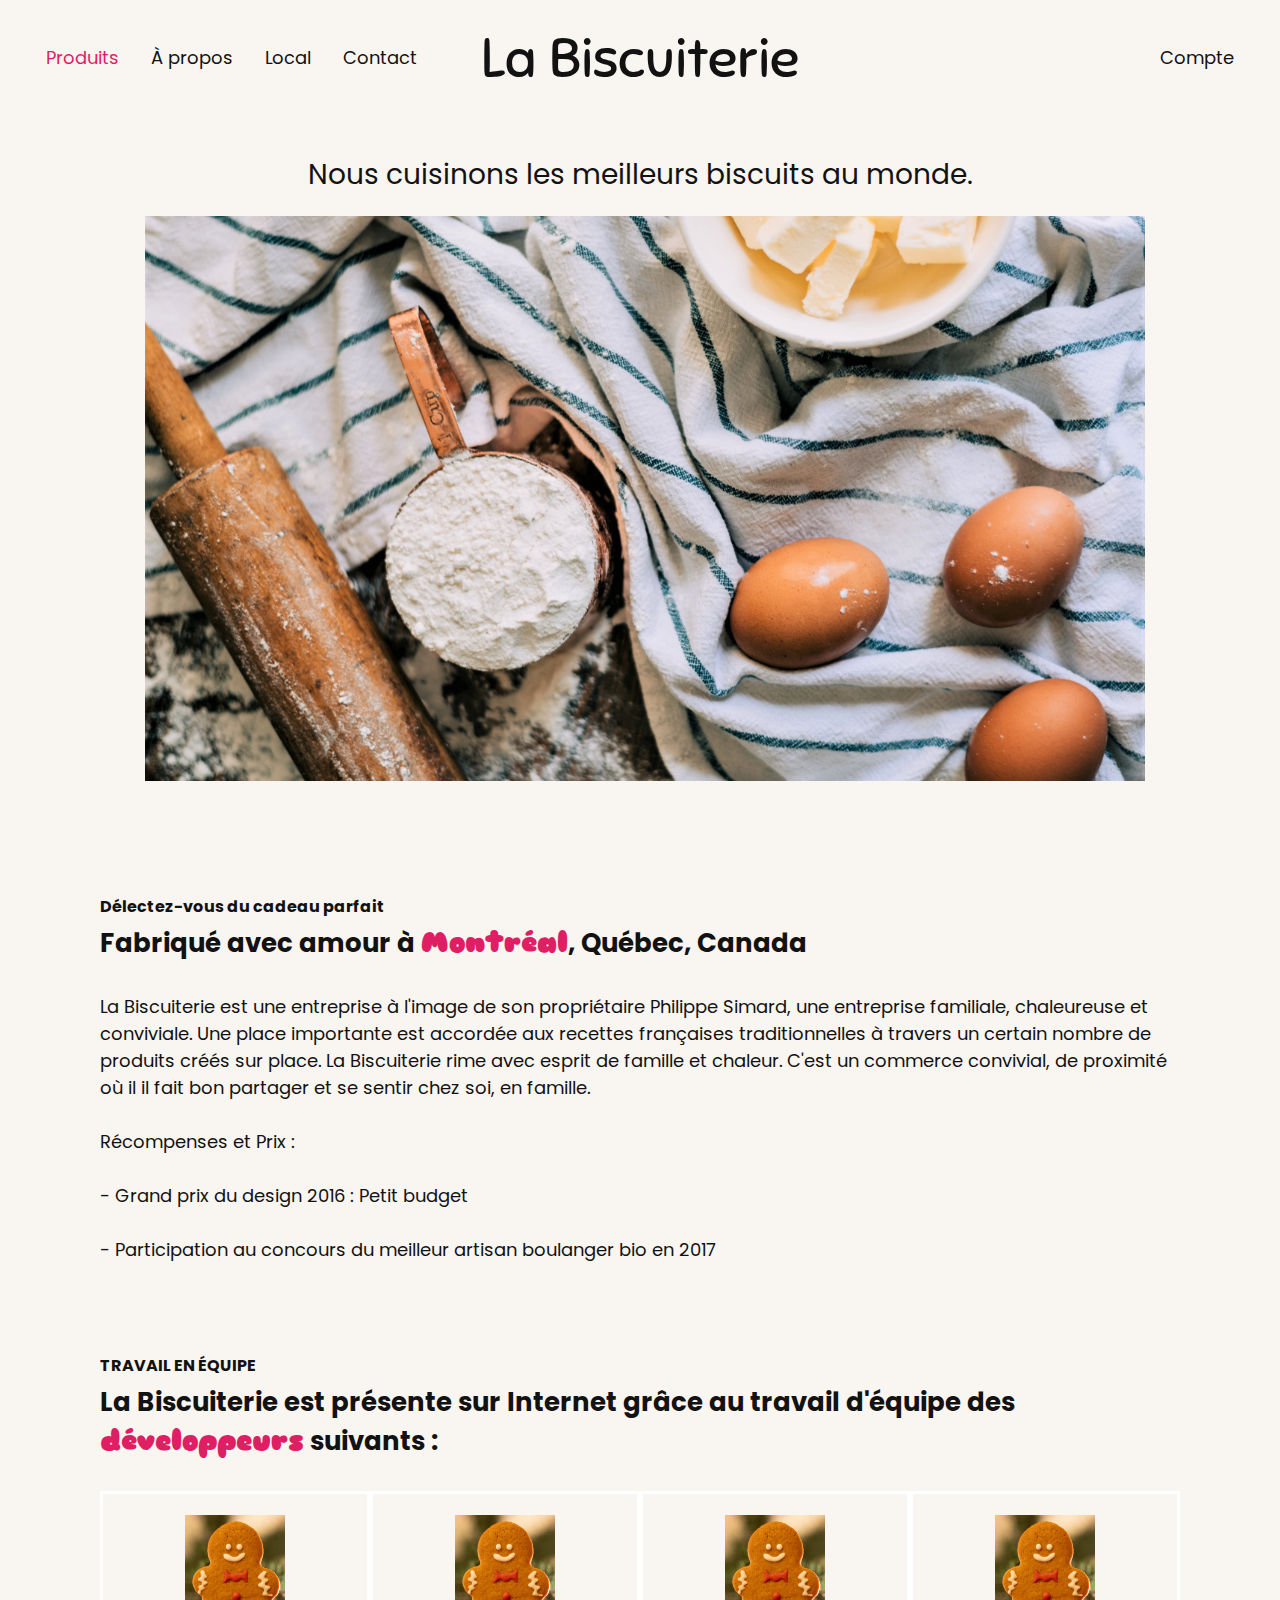
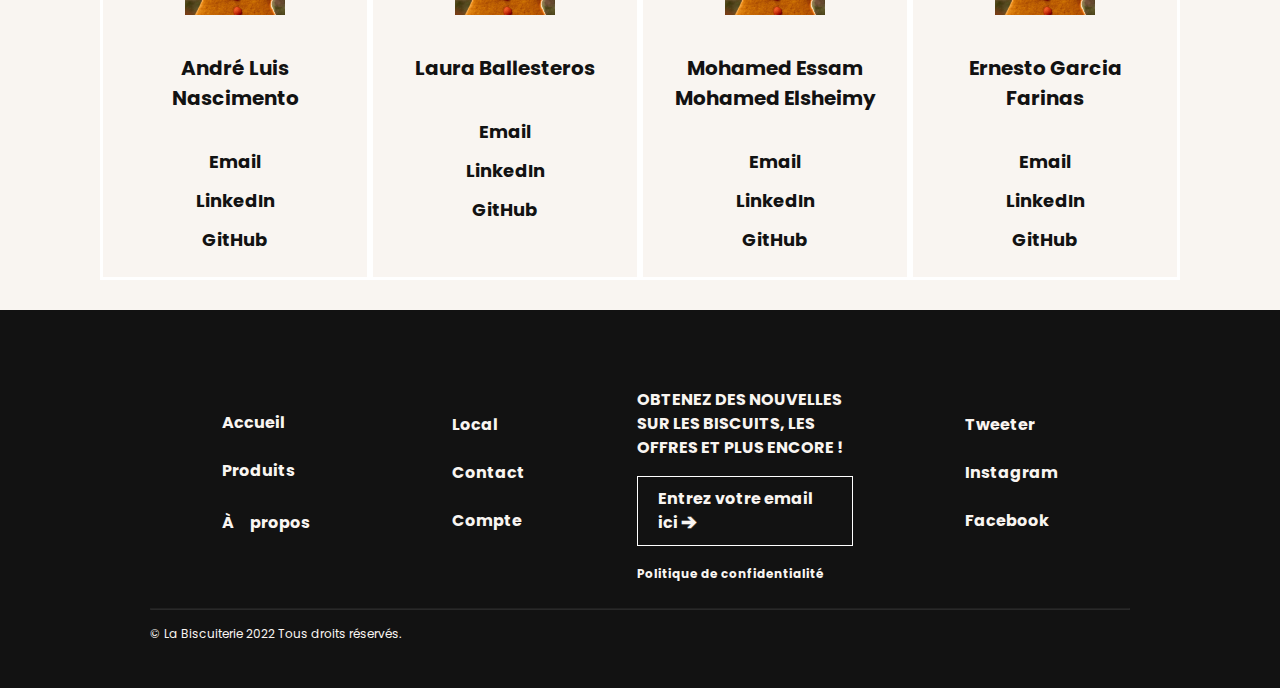
<file: presentation.html>
<!DOCTYPE html>
<html lang="en">

<head>
    <meta charset="UTF-8">
    <meta http-equiv="X-UA-Compatible" content="IE=edge">
    <meta name="viewport" content="width=device-width, initial-scale=1.0">
    <title>Presentation</title>

    <!-- ajout image favicon -->
    <link rel="icon" type="image/x-icon" href="img/favicon.ico">

    <!-- import googleFonts 1 - police principale -->
    <link rel="preconnect" href="https://fonts.googleapis.com">
    <link rel="preconnect" href="https://fonts.gstatic.com" crossorigin>
    <link href="https://fonts.googleapis.com/css2?family=Poppins&display=swap" rel="stylesheet">

    <!-- import googleFonts 2 - police secondaire -->
    <link rel="preconnect" href="https://fonts.googleapis.com">
    <link rel="preconnect" href="https://fonts.gstatic.com" crossorigin>
    <link href="https://fonts.googleapis.com/css2?family=Sniglet&display=swap" rel="stylesheet">

    <!-- lien fichier css -->
    <link rel="stylesheet" type="text/css" href="presentation_style.css">
</head>

<body>

    <!-- ==== Barre de navigation supérieure ==== -->
    <div class="topnav">

        <!-- lien centré: Logo -->
        <div class="topnav-centered">
            <a href="index.html" class="logo">La Biscuiterie</a>
        </div>

        <!-- Liens alignés à gauche (par défaut) -->
        <a href="produits.html" id="rose">Produits</a>
        <a href="presentation.html">À propos</a>
        <a href="local.html">Local</a>
        <a href="contact.html">Contact</a>

        <!-- Lien aligné à droite -->
        <div class="topnav-right">
            <a href="connexion.html">Compte</a>
        </div>

    </div>

    <!--==== Header: image principale + slogan ====-->
    <div class="header">
        <h1>Nous cuisinons les meilleurs biscuits au monde.</h1>
        <img src="img/banner6.jpg" alt="biscuits au chocolat" width="1000" height="565">
    </div>

    <!--====  Descriptif général ainsi que l’historique de l’entreprise ====-->
    <section>
        <h3>Délectez-vous du cadeau parfait</h3>
        <h2>Fabriqué avec amour à <span>Montréal</span>, Québec, Canada</h2>
        <p id="texte">

            La Biscuiterie est une entreprise à l'image de son propriétaire Philippe Simard, une entreprise
            familiale, chaleureuse et conviviale. Une place importante est accordée aux recettes françaises
            traditionnelles
            à travers un certain nombre de produits créés sur place. La Biscuiterie rime avec esprit de famille et
            chaleur. C'est un commerce convivial,
            de
            proximité où il il fait bon partager et se sentir chez soi, en famille.<br><br>
            Récompenses et Prix :<br><br>
            - Grand prix du design 2016 : Petit budget<br><br>

            - Participation au concours du meilleur artisan boulanger bio en 2017
        </p>
    </section>

    <!--====  présentation des personnes qui développe le site web ====-->
    <section>
        <h3>TRAVAIL EN ÉQUIPE</h3>
        <h2>La Biscuiterie est présente sur Internet grâce au travail d'équipe des <span>développeurs</span>
            suivants :
            <div id="equipe">

                <div class="membre">
                    <img src="img/ginger2.jpg" alt="André Luis Nascimento" width="100" height="100">
                    <h4>André Luis Nascimento</h4>
                    <a href="#" class="liens_membres">Email</a><br>
                    <a href="#" class="liens_membres">LinkedIn</a><br>
                    <a href="#" class="liens_membres">GitHub</a>
                </div>

                <div class="membre">
                    <img src="img/ginger2.jpg" alt="Laura Ballesteros" width="100" height="100">
                    <h4>Laura Ballesteros</h4>
                    <a href="#" class="liens_membres">Email</a><br>
                    <a href="#" class="liens_membres">LinkedIn</a><br>
                    <a href="#" class="liens_membres">GitHub</a>
                </div>

                <div class="membre">
                    <img src="img/ginger2.jpg" alt="Mohamed Essam Mohamed Elsheimy" width="100" height="100">
                    <h4>Mohamed Essam Mohamed Elsheimy</h4>
                    <a href="#" class="liens_membres">Email</a><br>
                    <a href="#" class="liens_membres">LinkedIn</a><br>
                    <a href="#" class="liens_membres">GitHub</a>
                </div>

                <div class="membre">
                    <img src="img/ginger2.jpg" alt="Ernesto Garcia Farinas" width="100" height="100">
                    <h4>Ernesto Garcia Farinas</h4>
                    <a href="#" class="liens_membres">Email</a><br>
                    <a href="#" class="liens_membres">LinkedIn</a><br>
                    <a href="#" class="liens_membres">GitHub</a>
                </div>

            </div>
    </section>

    <!-- ==== Footer ==== -->
    <footer class="footer">
        <div id="footertext">
            <table>
                <tr>
                    <th>
                        <ul class="footer-links">
                            <li><a href="index.html">Accueil</a></li><br>
                            <li><a href="produits.html">Produits</a></li><br>
                            <li><a href="presentation.html">À<span id="onoir">o</span>propos</a></li><br>
                        </ul>
                    </th>
                    <th>
                        <ul class="footer-links">
                            <li><a href="local.html">Local</a></li><br>
                            <li><a href="contact.html">Contact</a></li><br>
                            <li><a href="connexion.html">Compte</a></li><br>
                        </ul>
                    </th>

                    <th>
                        <div>
                            <p> OBTENEZ DES NOUVELLES SUR LES BISCUITS, LES OFFRES ET PLUS ENCORE ! </p>
                            <p id="email"> Entrez votre email ici 🡪 </p>
                            <p class="Copyright-text" id="pdc">Politique de confidentialité</p>
                        </div>
                    </th>
                    <th>
                        <ul class="footer-links">
                            <li><a href="#tweeter">Tweeter</a></li><br>
                            <li><a href="#instagram">Instagram</a></li><br>
                            <li><a href="#facebook">Facebook</a>
                            </li><br>
                        </ul>
                </tr>
            </table>
            <hr>
            <p class="Copyright-text"> &copy; La Biscuiterie 2022 Tous droits réservés.</p>

        </div>
    </footer>

</body>

</html>
</file>
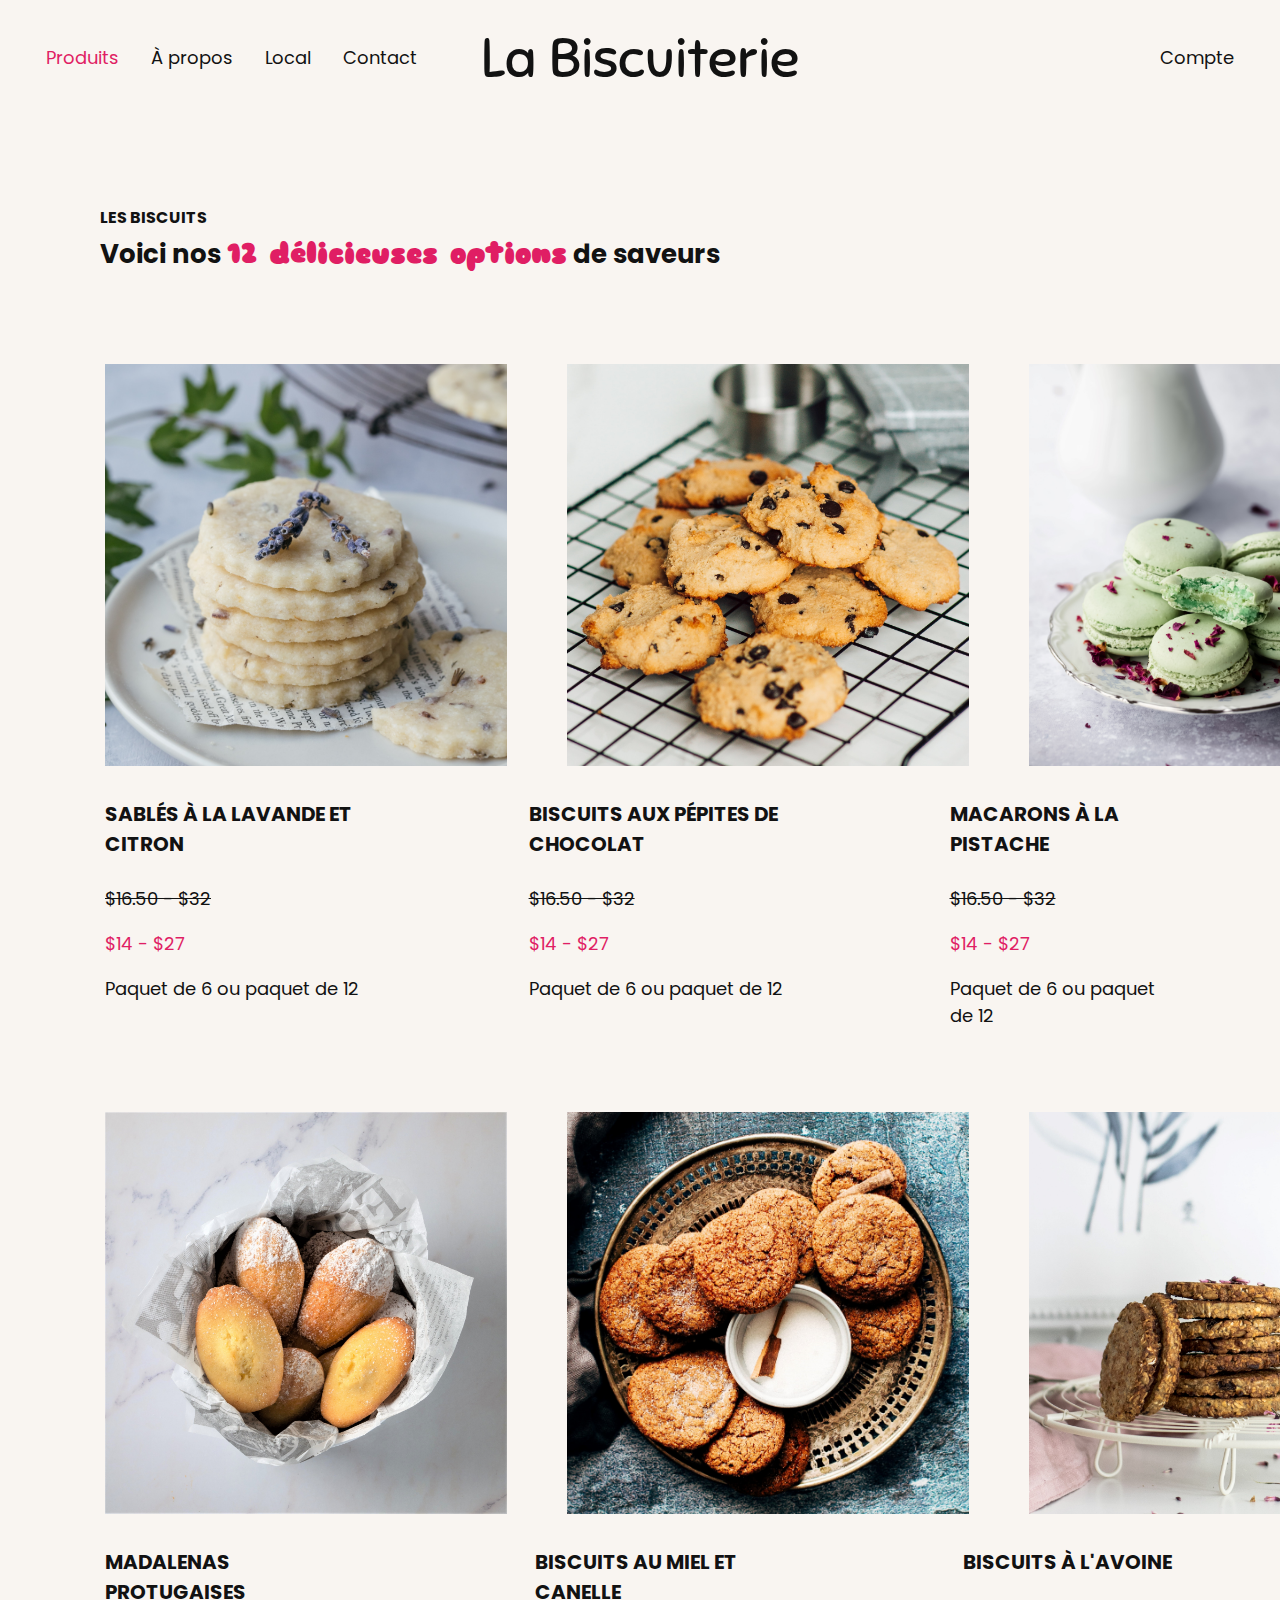
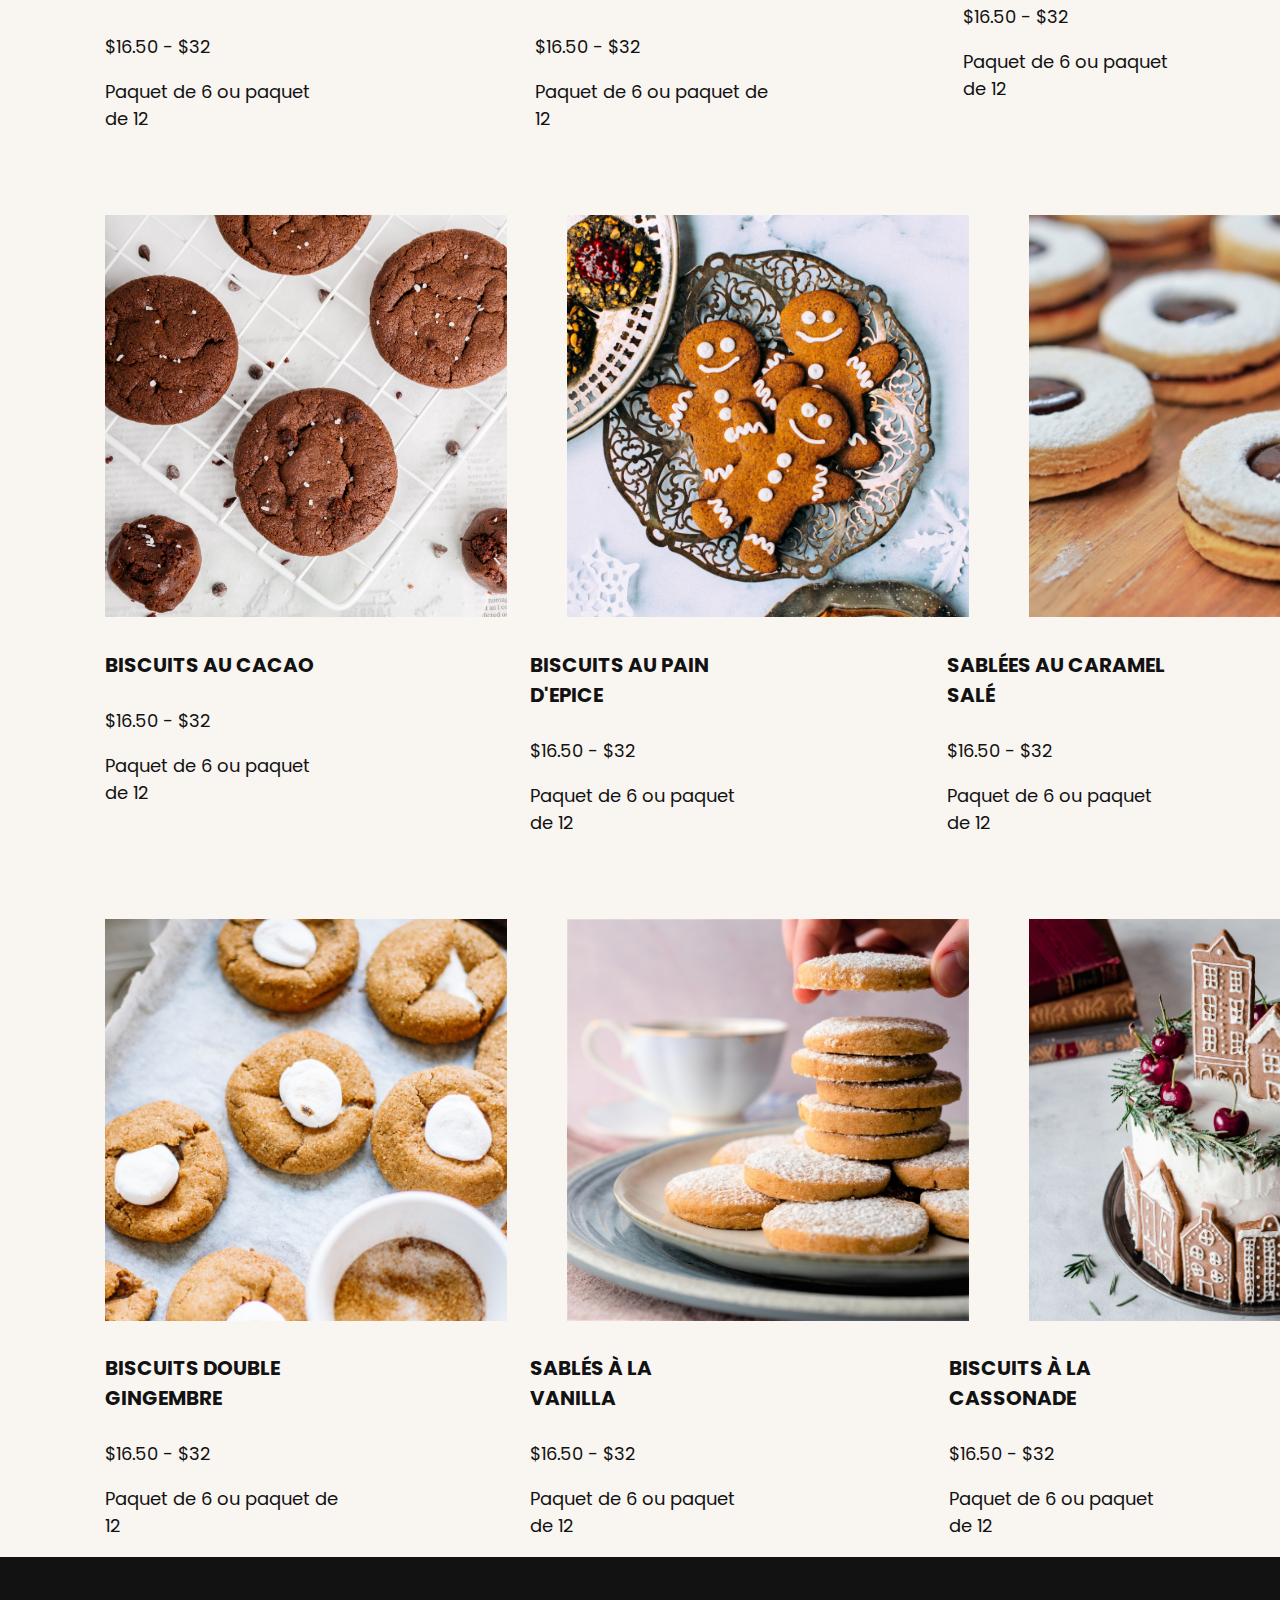
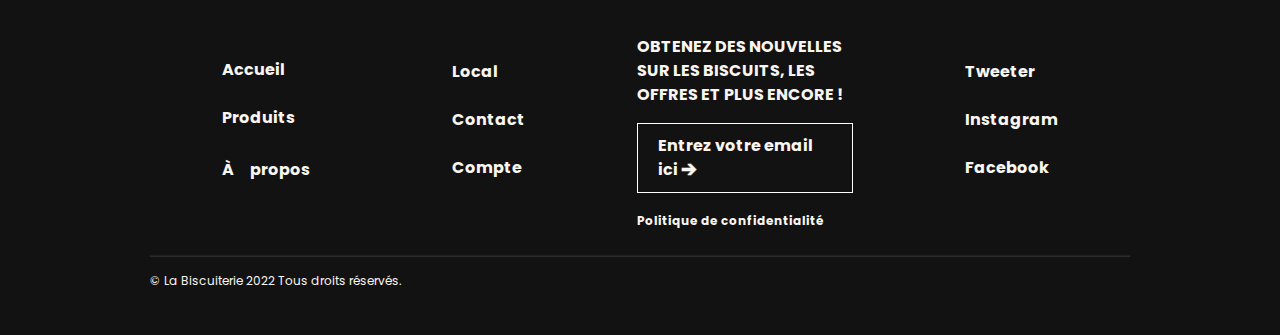
<file: produits.html>
<!DOCTYPE html>
<html lang="en">

<head>
    <meta charset="UTF-8">
    <meta http-equiv="X-UA-Compatible" content="IE=edge">
    <meta name="viewport" content="width=device-width, initial-scale=1.0">
    <title>Produits</title>

    <!-- ajout image favicon -->
    <link rel="icon" type="image/x-icon" href="img/favicon.ico">

    <!-- import googleFonts 1 - police principale -->
    <link rel="preconnect" href="https://fonts.googleapis.com">
    <link rel="preconnect" href="https://fonts.gstatic.com" crossorigin>
    <link href="https://fonts.googleapis.com/css2?family=Poppins&display=swap" rel="stylesheet">

    <!-- import googleFonts 2 - police secondaire -->
    <link rel="preconnect" href="https://fonts.googleapis.com">
    <link rel="preconnect" href="https://fonts.gstatic.com" crossorigin>
    <link href="https://fonts.googleapis.com/css2?family=Sniglet&display=swap" rel="stylesheet">

    <!-- lien fichier css -->
    <link rel="stylesheet" type="text/css" href="produits_style.css">
</head>

<body>

    <!-- ==== Barre de navigation supérieure ==== -->
    <div class="topnav">

        <!-- lien centré: Logo -->
        <div class="topnav-centered">
            <a href="index.html" class="logo">La Biscuiterie</a>
        </div>

        <!-- Liens alignés à gauche (par défaut) -->
        <a href="produits.html" id="rose">Produits</a>
        <a href="presentation.html">À propos</a>
        <a href="local.html">Local</a>
        <a href="contact.html">Contact</a>

        <!-- Lien aligné à droite -->
        <div class="topnav-right">
            <a href="connexion.html">Compte</a>
        </div>

    </div>

    <!--==== Section Produits ====-->
    <section>
        <h3>LES BISCUITS</h3>
        <h2>Voici nos <span>12 délicieuses options</span> de saveurs</h2>

        <!-- premier ligne de biscuits - avec rabais -->
        <div class="trois_img">
            <img src="img/la_biscuiterie_produit (8).jpg" alt="Sablés à la lavande et citron" width="402" height="402">
            <img src="img/la_biscuiterie_produit (15).jpg" alt="Biscuits aux brisures de chocolat" width="402"
                height="402">
            <img src="img/la_biscuiterie_produit (9).jpg" alt="Macarons verts à la pistache" width="402" height="402">
        </div>
        <div class="description">
            <div>
                <h4>SABLÉS À LA LAVANDE ET CITRON</h4>
                <p class="crossed">$16.50 - $32</p>
                <p class="rose">$14 - $27</p>
                <p>Paquet de 6 ou paquet de 12</p>
            </div>
            <div id="desc_pepites">
                <h4>BISCUITS AUX PÉPITES DE CHOCOLAT</h4>
                <p class="crossed">$16.50 - $32</p>
                <p class="rose">$14 - $27</p>
                <p>Paquet de 6 ou paquet de 12</p>
            </div>
            <div id="desc_pistache">
                <h4>MACARONS À LA PISTACHE</h4>
                <p class="crossed">$16.50 - $32</p>
                <p class="rose">$14 - $27</p>
                <p>Paquet de 6 ou paquet de 12</p>
            </div>
        </div>


        <!-- deuxième ligne de biscuits -->
        <div class="trois_img">
            <img src="img/la_biscuiterie_produit (12).jpg" alt="Madalenas portugaises" width="402" height="402">
            <img src="img/la_biscuiterie_produit (5).jpg" alt="Biscuits au miel et canelle" width="402" height="402">
            <img src="img/la_biscuiterie_produit (13).jpg" alt="Biscuits à l'avoine et aux raisins" width="402"
                height="402">
        </div>
        <div class="description">
            <div>
                <h4>MADALENAS PROTUGAISES</h4>
                <p>$16.50 - $32</p>
                <p>Paquet de 6 ou paquet de 12</p>
            </div>
            <div id="desc_canelle">
                <h4>BISCUITS AU MIEL ET CANELLE</h4>
                <p>$16.50 - $32</p>
                <p>Paquet de 6 ou paquet de 12</p>
            </div>
            <div id="desc_avoine">
                <h4>BISCUITS À L'AVOINE </h4>
                <p>$16.50 - $32</p>
                <p>Paquet de 6 ou paquet de 12</p>
            </div>
        </div>

        <!-- troisième ligne de biscuits -->
        <div class="trois_img">
            <img src="img/la_biscuiterie_produit (1).jpg" alt="Biscuits au cacao" width="402" height="402">
            <img src="img/la_biscuiterie_produit (7).jpg" alt="Biscuits au pain d'épice" width="402" height="402">
            <img src="img/la_biscuiterie_produit (4).jpg" alt="Sablés au caramel salé" width="402" height="402">
        </div>
        <div class="description">
            <div>
                <h4>BISCUITS AU CACAO</h4>
                <p>$16.50 - $32</p>
                <p>Paquet de 6 ou paquet de 12</p>
            </div>
            <div id="desc_epice">
                <h4>BISCUITS AU PAIN D'EPICE</h4>
                <p>$16.50 - $32</p>
                <p>Paquet de 6 ou paquet de 12</p>
            </div>
            <div id="desc_caramel">
                <h4>SABLÉES AU CARAMEL SALÉ</h4>
                <p>$16.50 - $32</p>
                <p>Paquet de 6 ou paquet de 12</p>
            </div>
        </div>

        <!-- quatrième ligne de biscuits -->
        <div class="trois_img">
            <img src="img/la_biscuiterie_produit (14).jpg" alt="Biscuits double gingembre" width="402" height="402">
            <img src="img/la_biscuiterie_produit (3).jpg" alt="Sablés à la vanille" width="402" height="402">
            <img src="img/la_biscuiterie_produit (2).jpg" alt="Biscuits à la cassonade" width="402" height="402">
        </div>
        <div class="description">
            <div>
                <h4>BISCUITS DOUBLE GINGEMBRE</h4>
                <p>$16.50 - $32</p>
                <p>Paquet de 6 ou paquet de 12</p>
            </div>
            <div id="desc_vanilla">
                <h4>SABLÉS À LA VANILLA</h4>
                <p>$16.50 - $32</p>
                <p>Paquet de 6 ou paquet de 12</p>
            </div>
            <div id="desc_cassonade">
                <h4>BISCUITS À LA CASSONADE</h4>
                <p>$16.50 - $32</p>
                <p>Paquet de 6 ou paquet de 12</p>
            </div>
        </div>
    </section>


    <!-- ==== Footer ==== -->
    <footer class="footer">
        <div id="footertext">
            <table>
                <tr>
                    <th>
                        <ul class="footer-links">
                            <li><a href="index.html">Accueil</a></li><br>
                            <li><a href="produits.html">Produits</a></li><br>
                            <li><a href="presentation.html">À<span id="onoir">o</span>propos</a></li><br>
                        </ul>
                    </th>
                    <th>
                        <ul class="footer-links">
                            <li><a href="local.html">Local</a></li><br>
                            <li><a href="contact.html">Contact</a></li><br>
                            <li><a href="connexion.html">Compte</a></li><br>
                        </ul>
                    </th>

                    <th>
                        <div>
                            <p> OBTENEZ DES NOUVELLES SUR LES BISCUITS, LES OFFRES ET PLUS ENCORE ! </p>
                            <p id="email"> Entrez votre email ici 🡪 </p>
                            <p class="Copyright-text" id="pdc">Politique de confidentialité</p>
                        </div>
                    </th>
                    <th>
                        <ul class="footer-links">
                            <li><a href="tweeter.html">Tweeter</a></li><br>
                            <li><a href="instagram.html">Instagram</a></li><br>
                            <li><a href="facebook.html">Facebook</a>
                            </li><br>
                        </ul>
                </tr>
            </table>
            <hr>
            <p class="Copyright-text"> &copy; La Biscuiterie 2022 Tous droits réservés.</p>

        </div>
    </footer>

</body>

</html>
</file>
<file: accueil_style.css>
/* style de base du site Web */
body {
    margin: 0;
    background-color: #f9f5f1;
    color: #121212;
    font-family: 'Poppins', sans-serif;
    font-size: 18px;
    font-weight: normal;
}

/* style pour les mots d'accent */
span {
    color: #E01E64;
    font-family: 'Sniglet', cursive;
    font-size: 28px;
}

/* marges pour les images */
img {
    margin: 1px 30px 1px;
}


/*==== Barre de navigation supérieure ====*/

/* style pour le mot "Produits" du menu */
#rose {
    color: #E01E64;
}

.topnav {
    padding: 30px;
    position: relative;
    overflow: hidden;
}

.topnav a {
    float: left;
    color: #121212;
    text-align: center;
    padding: 14px 16px;
    text-decoration: none;
}

.topnav a.logo {
    font-family: 'Sniglet', cursive;
    font-size: 55px;
}

.topnav-centered a {
    float: none;
    position: absolute;
    top: 50%;
    left: 50%;
    transform: translate(-50%, -50%);
}

.topnav-right {
    float: right;
}

/* === Header/image principale === */

.header {
    padding: 15px;
    margin: 5px 100px;
    text-align: center;
    color: #121212;
}

h1 {
    font-size: 28px;
    font-weight: normal;
}

/* ==== Section des rabais ==== */

h2 {
    font-size: 26px;
    font-weight: bold;
    margin: 5px 100px 30px;
}

h3 {
    font-size: 16px;
    font-weight: bold;
    margin: 90px 100px 0px;
}

h4 {
    font-size: 20px;
    font-weight: bold;
}

/* style pour les prix en rabais*/
.rose {
    color: #E01E64;
}

/* ==== Section des nouveautes ==== */

.nouveautes {
    display: flex;
    padding: 15px;
    margin: 30px 100px;
    text-align: center;
    color: #121212;
    font-size: 18px;
}

.trois_img {
    display: flex;
    margin: 5px 75px;
}

.description {
    display: flex;
    margin: 0px 105px 0px;
}

.crossed {
    text-decoration: line-through;
}

#canelle_desc {
    margin-left: 100px;
}

#alacanelle {
    margin-left: 250px;
}

#desc_pepites {
    margin-left: 150px;
}

#desc_pistache {
    margin-left: 115px;
}

#insta {
    text-align: center;
}

#handle {
    font-family: 'Sniglet', cursive;
}

/* ==== Footer ====  */

.footer {
    color: #f9f5f1;
    background-color: #121212;
    padding: 60px 0 30px;
    line-height: 24px;
}

#footertext {
    font-size: 16px;
    margin: 0px 150px 0px;
    text-align: left;
}

ul {
    list-style-type: none;
    margin: 0;
    padding: 0;
}

ul a {
    text-decoration: none;
    margin: 30px;
    color: #f9f5f1;
}

hr {
    color: #f9f5f1;
    opacity: 0.1;
}

.Copyright-text {
    font-size: 12px;
}

#email {
    border: 1px solid white;
    padding: 10px 20px 10px;

}

th {
    padding: 0px 40px 0px;
}

#onoir {
    color: #121212;
}
</file>
<file: connexion_style.css>
/* style de base du site Web */
body {
    margin: 0;
    background-color: #f9f5f1;
    color: #121212;
    font-family: 'Poppins', sans-serif;
    font-size: 18px;
    font-weight: normal;
}

/* style pour les mots d'accent */
span {
    color: #E01E64;
    font-family: 'Sniglet', cursive;
    font-size: 28px;
}

/* marges pour les images */
img {
    margin: 1px 30px 1px;
}


/*==== Barre de navigation supérieure ====*/

/* style pour le mot "Produits" du menu */
#rose {
    color: #E01E64;
}

.topnav {
    padding: 30px;
    position: relative;
    overflow: hidden;
}

.topnav a {
    float: left;
    color: #121212;
    text-align: center;
    padding: 14px 16px;
    text-decoration: none;
}

.topnav a.logo {
    font-family: 'Sniglet', cursive;
    font-size: 55px;
}

.topnav-centered a {
    float: none;
    position: absolute;
    top: 50%;
    left: 50%;
    transform: translate(-50%, -50%);
}

.topnav-right {
    float: right;
}

/* === Formulaire === */

fieldset {
    border: 3px solid white;
    display: flex;
    flex-direction: column;
    justify-content: center;
    align-items: center;
    width: 500px;
    padding: 30;
    margin: 60px 75px 75px 450px;
}

h1 {
    font-size: 28px;
    font-weight: normal;
    font-family: 'Poppins', sans-serif;
    text-align: center;
}

.label {
    font-family: 'Poppins', sans-serif;
    font-size: 18px;
    margin-left: 10px;
    color: #121212;
}

#log {
    background-color: #f9f5f1;
    color: #121212;
    font-family: 'Poppins', sans-serif;
    font-size: 18px;
    padding: 15px 20px;
    margin: 0 8px 15px;
    border: 1px solid #121212;
    cursor: pointer;
    width: 520px;
}

#oublie {
    margin-left: 10px;
    color: #E01E64;
}

#pasdecompte {
    margin-left: 10px;
}

div a {
    text-decoration: none;
    color: #E01E64;
}

.textbox {
    background-color: #f9f5f1;
    font-family: 'Poppins', sans-serif;
    font-size: 18px;
    padding: 15px 20px;
    margin: 0 8px 15px;
    border: 1px solid #121212;
    border-radius: 3px;
    cursor: pointer;
    width: 480px;
}


/* ==== Footer ====  */

.footer {
    color: #f9f5f1;
    background-color: #121212;
    padding: 60px 0 30px;
    line-height: 24px;
}

#footertext {
    font-size: 16px;
    margin: 0px 150px 0px;
    text-align: left;
}

ul {
    list-style-type: none;
    margin: 0;
    padding: 0;
}

ul a {
    text-decoration: none;
    margin: 30px;
    color: #f9f5f1;
}

hr {
    color: #f9f5f1;
    opacity: 0.1;
}

.Copyright-text {
    font-size: 12px;
}

#email {
    border: 1px solid white;
    padding: 10px 20px 10px;

}

th {
    padding: 0px 40px 0px;
}

#onoir {
    color: #121212;
}
</file>
<file: contact_style.css>
/* style de base du site Web */
body {
    margin: 0;
    background-color: #f9f5f1;
    color: #121212;
    font-family: 'Poppins', sans-serif;
    font-size: 18px;
    font-weight: normal;
    border-radius: 5px;
    padding: 10px;
}

/* style pour les mots d'accent */
span {
    color: #E01E64;
    font-family: 'Sniglet', cursive;
    font-size: 28px;
}

/* marges pour les images */
img {
    margin: 30px 70px 40px;
}


/*==== Barre de navigation supérieure ====*/

/* style pour le mot "Produits" du menu */
#rose {
    color: #E01E64;
}

.topnav {
    padding: 30px;
    position: relative;
    overflow: hidden;
}

.topnav a {
    float: left;
    color: #121212;
    text-align: center;
    padding: 14px 16px;
    text-decoration: none;
}

.topnav a.logo {
    font-family: 'Sniglet', cursive;
    font-size: 55px;
}

.topnav-centered a {
    float: none;
    position: absolute;
    top: 50%;
    left: 50%;
    transform: translate(-50%, -50%);
}

.topnav-right {
    float: right;
}

/*==== Titre ====*/

.header {
    padding: 15px;
    margin: 5px 100px;
    text-align: center;
    color: #121212;
}


h1 {
    font-size: 28px;
    font-weight: normal;
}

/*==== Formulaire ====*/

* {
    box-sizing: border-box;
    font-family: 'Poppins', sans-serif;
    font-size: 18px;
}

/* Style inputs */
input[type=text],
select,
textarea {
    background-color: #f9f5f1;
    width: 100%;
    padding: 12px;
    border: 1px solid #121212;
    margin-top: 6px;
    margin-bottom: 16px;
    resize: vertical;
}

input[type=submit] {
    background-color: #f9f5f1;
    padding: 12px 20px;
    border: 1px solid #121212;
    cursor: pointer;
}

.column {
    float: left;
    width: 45%;
    margin-top: 6px;
    padding: 20px;
}

.row:after {
    content: "";
    display: table;
    clear: both;
}

/* ==== Footer ====  */

.footer {
    color: #f9f5f1;
    background-color: #121212;
    padding: 60px 0 30px;
    line-height: 24px;
}

#footertext {
    font-size: 16px;
    margin: 0px 150px 0px;
    text-align: left;
}

ul {
    list-style-type: none;
    margin: 0;
    padding: 0;
}

ul a {
    text-decoration: none;
    margin: 30px;
    color: #f9f5f1;
}

hr {
    color: #f9f5f1;
    opacity: 0.1;
}

.Copyright-text {
    font-size: 12px;
}

#email {
    border: 1px solid white;
    padding: 10px 20px 10px;

}

th {
    padding: 0px 40px 0px;
}

#onoir {
    color: #121212;
}
</file>
<file: inscription_style.css>
/* style de base du site Web */
body {
    margin: 0;
    background-color: #f9f5f1;
    color: #121212;
    font-family: 'Poppins', sans-serif;
    font-size: 18px;
    font-weight: normal;
}

/* style pour les mots d'accent */
span {
    color: #E01E64;
    font-family: 'Sniglet', cursive;
    font-size: 28px;
}

/* marges pour les images */
img {
    margin: 1px 30px 1px;
}


/*==== Barre de navigation supérieure ====*/

/* style pour le mot "Produits" du menu */
#rose {
    color: #E01E64;
}

.topnav {
    padding: 30px;
    position: relative;
    overflow: hidden;
}

.topnav a {
    float: left;
    color: #121212;
    text-align: center;
    padding: 14px 16px;
    text-decoration: none;
}

.topnav a.logo {
    font-family: 'Sniglet', cursive;
    font-size: 55px;
}

.topnav-centered a {
    float: none;
    position: absolute;
    top: 50%;
    left: 50%;
    transform: translate(-50%, -50%);
}

.topnav-right {
    float: right;
}

/* === Formulaire === */

fieldset {
    border: 3px solid white;
    display: flex;
    flex-direction: column;
    justify-content: center;
    align-items: center;
    width: 500px;
    padding: 30;
    margin: 60px 75px 75px 450px;
}

h1 {
    font-size: 28px;
    font-weight: normal;
    font-family: 'Poppins', sans-serif;
    text-align: center;
}

.label {
    font-family: 'Poppins', sans-serif;
    font-size: 18px;
    margin-left: 10px;
    color: #121212;
}

#log {
    background-color: #f9f5f1;
    color: #121212;
    font-family: 'Poppins', sans-serif;
    font-size: 18px;
    padding: 15px 20px;
    margin: 0 8px 15px;
    border: 1px solid #121212;
    cursor: pointer;
    width: 520px;
}

#oublie {
    margin-left: 10px;
    color: #E01E64;
}

#pasdecompte {
    margin-left: 10px;
}

div a {
    text-decoration: none;
    color: #E01E64;
}

.textbox {
    background-color: #f9f5f1;
    font-family: 'Poppins', sans-serif;
    font-size: 18px;
    padding: 15px 20px;
    margin: 0 8px 15px;
    border: 1px solid #121212;
    border-radius: 3px;
    cursor: pointer;
    width: 480px;
}


/* ==== Footer ====  */

.footer {
    color: #f9f5f1;
    background-color: #121212;
    padding: 60px 0 30px;
    line-height: 24px;
}

#footertext {
    font-size: 16px;
    margin: 0px 150px 0px;
    text-align: left;
}

ul {
    list-style-type: none;
    margin: 0;
    padding: 0;
}

ul a {
    text-decoration: none;
    margin: 30px;
    color: #f9f5f1;
}

hr {
    color: #f9f5f1;
    opacity: 0.1;
}

.Copyright-text {
    font-size: 12px;
}

#email {
    border: 1px solid white;
    padding: 10px 20px 10px;

}

th {
    padding: 0px 40px 0px;
}

#onoir {
    color: #121212;
}
</file>
<file: local_style.css>
/* style de base du site Web */
body {
    margin: 0;
    background-color: #f9f5f1;
    color: #121212;
    font-family: 'Poppins', sans-serif;
    font-size: 18px;
    font-weight: normal;
}

/* style pour les mots d'accent */
span {
    color: #E01E64;
    font-family: 'Sniglet', cursive;
    font-size: 28px;
}

/* marges pour les images */
img {
    margin: 1px 30px 1px;
}

#adresse {
    text-align: center;
    font-size: 24px;
}


/*==== Barre de navigation supérieure ====*/

/* style pour le mot "Produits" du menu */
#rose {
    color: #E01E64;
}

.topnav {
    padding: 30px;
    position: relative;
    overflow: hidden;
}

.topnav a {
    float: left;
    color: #121212;
    text-align: center;
    padding: 14px 16px;
    text-decoration: none;
}

.topnav a.logo {
    font-family: 'Sniglet', cursive;
    font-size: 55px;
}

.topnav-centered a {
    float: none;
    position: absolute;
    top: 50%;
    left: 50%;
    transform: translate(-50%, -50%);
}

.topnav-right {
    float: right;
}

/* === Titres et Google map === */

#map {
    margin: 30px 500px 30px;
}

.header {
    padding: 15px;
    margin: 5px 100px;
    text-align: center;
    color: #121212;
}

h1 {
    font-size: 28px;
    font-weight: normal;
}

/* ==== Section des rabais ==== */

h2 {
    font-size: 26px;
    font-weight: bold;
    margin: 5px 100px 30px;
    text-align: center;
}

h3 {
    font-size: 16px;
    font-weight: bold;
    margin: 90px 100px 0px;
    text-align: center;

}


/* ==== Footer ====  */

.footer {
    color: #f9f5f1;
    background-color: #121212;
    padding: 60px 0 30px;
    line-height: 24px;
}

#footertext {
    font-size: 16px;
    margin: 0px 150px 0px;
    text-align: left;
}

ul {
    list-style-type: none;
    margin: 0;
    padding: 0;
}

ul a {
    text-decoration: none;
    margin: 30px;
    color: #f9f5f1;
}

hr {
    color: #f9f5f1;
    opacity: 0.1;
}

.Copyright-text {
    font-size: 12px;
}

#email {
    border: 1px solid white;
    padding: 10px 20px 10px;

}

th {
    padding: 0px 40px 0px;
}

#onoir {
    color: #121212;
}
</file>
<file: presentation_style.css>
/* style de base du site Web */
body {
    margin: 0;
    background-color: #f9f5f1;
    color: #121212;
    font-family: 'Poppins', sans-serif;
    font-size: 18px;
    font-weight: normal;
}

/* style pour les mots d'accent */
span {
    color: #E01E64;
    font-family: 'Sniglet', cursive;
    font-size: 28px;
}

/* marges pour les images */
img {
    margin: 1px 30px 1px;
}


/*==== Barre de navigation supérieure ====*/

/* style pour le mot "Produits" du menu */
#rose {
    color: #E01E64;
}

.topnav {
    padding: 30px;
    position: relative;
    overflow: hidden;
}

.topnav a {
    float: left;
    color: #121212;
    text-align: center;
    padding: 14px 16px;
    text-decoration: none;
}

.topnav a.logo {
    font-family: 'Sniglet', cursive;
    font-size: 55px;
}

.topnav-centered a {
    float: none;
    position: absolute;
    top: 50%;
    left: 50%;
    transform: translate(-50%, -50%);
}

.topnav-right {
    float: right;
}

/* === Header/image principale === */

.header {
    padding: 15px;
    margin: 5px 100px;
    text-align: center;
    color: #121212;
}

h1 {
    font-size: 28px;
    font-weight: normal;
}

/* ==== Section des rabais ==== */

h2 {
    font-size: 26px;
    font-weight: bold;
    margin: 5px 100px 30px;
}

h3 {
    font-size: 16px;
    font-weight: bold;
    margin: 90px 100px 0px;
}

h4 {
    font-size: 20px;
    font-weight: bold;
}

#texte {
    margin: 0px 100px 0px;
}

#equipe {
    margin: 30px 0px 30px;
    /* border: 2px solid red; */
    display: flex;
    justify-content: space-between;
}

.membre {
    border: 3px solid white;
    /* margin: 20px 100px 20px; */
    padding: 20px;
    width: 250px;
    text-align: center;
}

.liens_membres {
    font-size: 18px;
    color: #121212;
    text-decoration: none;
}



/* style pour les prix en rabais*/
.rose {
    color: #E01E64;
}

/* ==== Section des nouveautes ==== */

.nouveautes {
    display: flex;
    padding: 15px;
    margin: 30px 100px;
    text-align: center;
    color: #121212;
    font-size: 18px;
}

.trois_img {
    display: flex;
    margin: 5px 75px;
}

#canelle_desc {
    margin-left: 100px;
}

#alacanelle {
    margin-left: 250px;
}

.description {
    display: flex;
    margin: 0px 105px 0px;
}

.crossed {
    text-decoration: line-through;
}

#desc_pepites {
    margin-left: 150px;
}

#desc_pistache {
    margin-left: 115px;
}

#insta {
    text-align: center;
}

#handle {
    font-family: 'Sniglet', cursive;
}

/* ==== Footer ====  */

.footer {
    color: #f9f5f1;
    background-color: #121212;
    padding: 60px 0 30px;
    line-height: 24px;
}

#footertext {
    font-size: 16px;
    margin: 0px 150px 0px;
    text-align: left;
}

ul {
    list-style-type: none;
    margin: 0;
    padding: 0;
}

ul a {
    text-decoration: none;
    margin: 30px;
    color: #f9f5f1;
}

hr {
    color: #f9f5f1;
    opacity: 0.1;
}

.Copyright-text {
    font-size: 12px;
}

#email {
    border: 1px solid white;
    padding: 10px 20px 10px;

}

th {
    padding: 0px 40px 0px;
}

#onoir {
    color: #121212;
}
</file>
<file: produits_style.css>
/* style de base du site Web */
body {
    margin: 0;
    background-color: #f9f5f1;
    color: #121212;
    font-family: 'Poppins', sans-serif;
    font-size: 18px;
    font-weight: normal;
}

/* style pour les mots d'accent */
span {
    color: #E01E64;
    font-family: 'Sniglet', cursive;
    font-size: 28px;
}

/* marges pour les images */
img {
    margin: 60px 30px 1px;
}


/*==== Barre de navigation supérieure ====*/

/* style pour le mot "Produits" du menu */
#rose {
    color: #E01E64;
}

.rose {
    color: #E01E64;
}

.topnav {
    padding: 30px;
    position: relative;
    overflow: hidden;
}

.topnav a {
    float: left;
    color: #121212;
    text-align: center;
    padding: 14px 16px;
    text-decoration: none;
}

.topnav a.logo {
    font-family: 'Sniglet', cursive;
    font-size: 55px;
}

.topnav-centered a {
    float: none;
    position: absolute;
    top: 50%;
    left: 50%;
    transform: translate(-50%, -50%);
}

.topnav-right {
    float: right;
}

h2 {
    font-size: 26px;
    font-weight: bold;
    margin: 5px 100px 30px;
}

h3 {
    font-size: 16px;
    font-weight: bold;
    margin: 90px 100px 0px;
}

h4 {
    font-size: 20px;
    font-weight: bold;
}


/* ==== Section des produits ==== */
.description {
    display: flex;
    margin: 0px 105px 0px;
}

.crossed {
    text-decoration: line-through;
}

.trois_img {
    display: flex;
    margin: 5px 75px;
}

#desc_pepites {
    margin-left: 150px;
}

#desc_pistache {
    margin-left: 115px;
}

#desc_canelle {
    margin-left: 205px;
}

#desc_avoine {
    margin-left: 185px;
}

#desc_epice {
    margin-left: 210px;
}

#desc_caramel {
    margin-left: 200px;
}

#desc_vanilla {
    margin-left: 180px;
}

#desc_cassonade {
    margin-left: 210px;
}

/* ==== Footer ====  */

.footer {
    color: #f9f5f1;
    background-color: #121212;
    padding: 60px 0 30px;
    line-height: 24px;
}

#footertext {
    font-size: 16px;
    margin: 0px 150px 0px;
    text-align: left;
}

ul {
    list-style-type: none;
    margin: 0;
    padding: 0;
}

ul a {
    text-decoration: none;
    margin: 30px;
    color: #f9f5f1;
}

hr {
    color: #f9f5f1;
    opacity: 0.1;
}

.Copyright-text {
    font-size: 12px;
}

#email {
    border: 1px solid white;
    padding: 10px 20px 10px;

}

th {
    padding: 0px 40px 0px;
}

#onoir {
    color: #121212;
}
</file>
